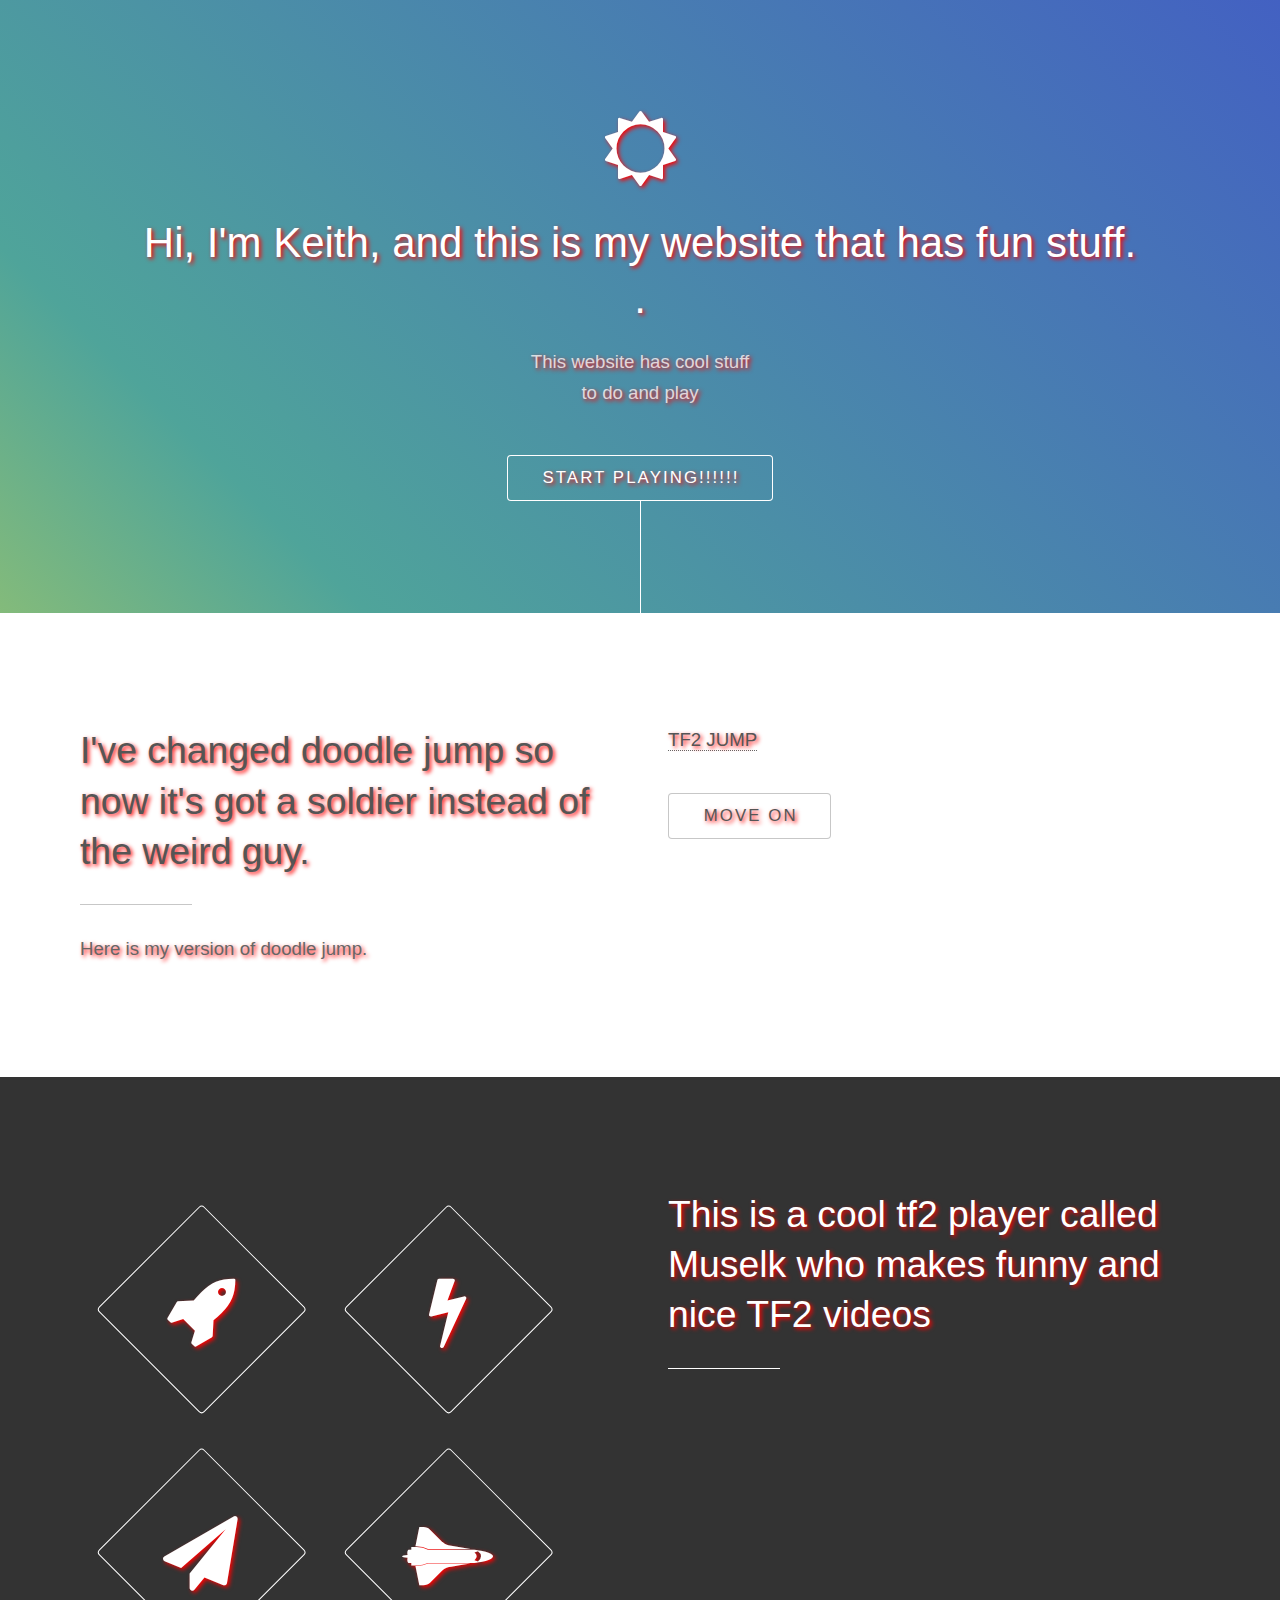
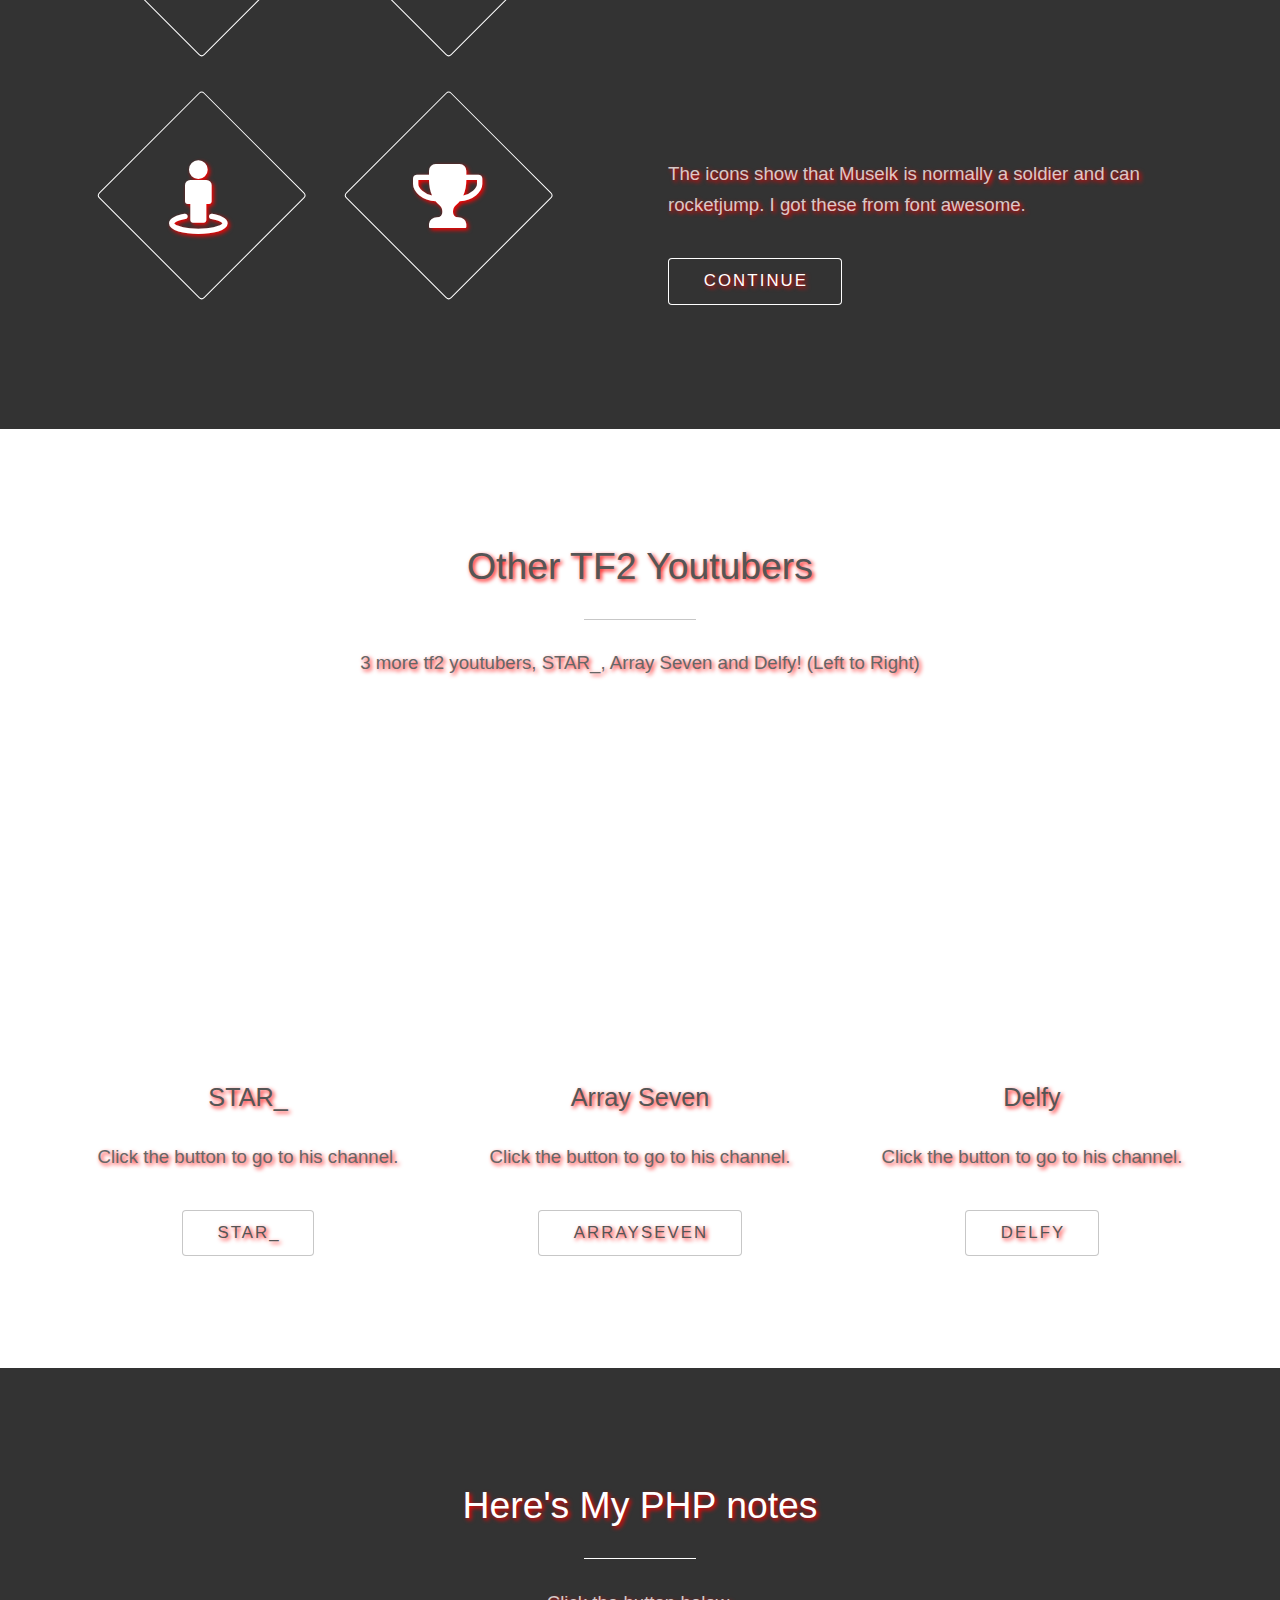
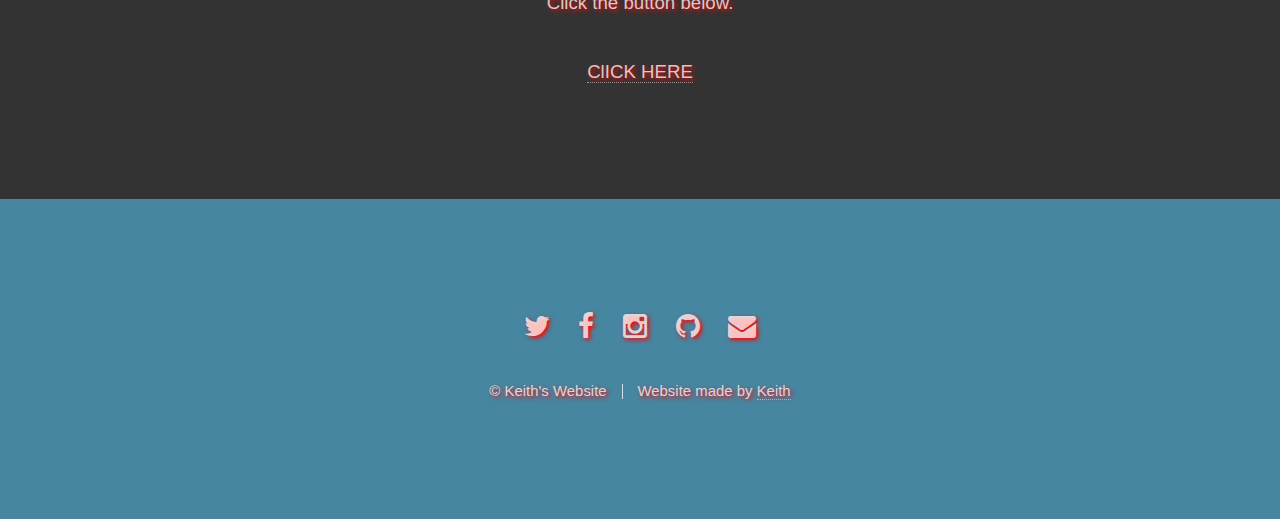
<file: index.html>
<!DOCTYPE HTML>
<!--
	Photon by HTML5 UP
	html5up.net | @n33co
	Free for personal and commercial use under the CCA 3.0 license (html5up.net/license)
-->
<html>
	<head>
		<title>Keith's Awesome Epic Website</title>
		<meta name="description" content="" />
		<meta name="keywords" content="" />
		<!--[if lte IE 8]><script src="css/ie/html5shiv.js"></script><![endif]-->
		<script src="js/jquery.min.js"></script>
		<script src="js/jquery.scrolly.min.js"></script>
		<script src="js/skel.min.js"></script>
		<script src="js/init.js"></script>
		<noscript>
			<link rel="stylesheet" href="css/skel.css" />
			<link rel="stylesheet" href="css/style.css" />
			<link rel="stylesheet" href="css/style-xlarge.css" />
		</noscript>
		<!--[if lte IE 9]><link rel="stylesheet" href="css/ie/v9.css" /><![endif]-->
		<!--[if lte IE 8]><link rel="stylesheet" href="css/ie/v8.css" /><![endif]-->
	</head>
	<body>

		<!-- Header -->
			<section id="header">
				<div class="inner">
					<span class="icon major fa-sun-o"></span>
					<h1>Hi, I'm <strong>Keith</strong>, and this is my website that has fun stuff.<br />

					 <a href="http://html5up.net"></a>.</h1>
					<p>This website has cool stuff<br />
					to do and play</p>
					<ul class="actions">
						<li><a href="#one" class="button scrolly">START PLAYING!!!!!!</a></li>
					</ul>
				</div>
			</section>

		<!-- One -->
			<section id="one" class="main style1">
				<div class="container">
					<div class="row 150%">
						<div class="6u 12u$(medium)">
							<header class="major">
								<h2>I've changed doodle jump so now it's got a soldier instead of the weird guy.</h2>
							</header>
							<p>Here is my version of doodle jump.</p>
						</div>
						<div class="6u$ 12u$(medium) important(medium)">
							<span class="image fit"><a href="website/index.html">  <strong> TF2 JUMP </strong></a>  </span>
							<ul class="actions">
						<li><a href="#two" class="button scrolly">Move on</a></li>
					</ul>
						</div>
					</div>
				</div>
			</section>

		<!-- Two -->
			<section id="two" class="main style2">
				<div class="container">
					<div class="row 150%">
						<div class="6u 12u$(medium)">
							<ul class="major-icons">
								<li><span class="icon style 1 major fa-rocket"></span></li>
								<li><span class="icon style 2 major fa-bolt"></span></li>
								<li><span class="icon style 3 major fa-paper-plane"></span></li>
								<li><span class="icon style 4 major fa-space-shuttle"></span></li>
								<li><span class="icon style 5 major fa-street-view"></span></li>
								<li><span class="icon style 6 major fa-trophy"></span></li>
							</ul>
						</div>
						<div class="6u$ 12u$(medium)">
							<header class="major">
								<h2>This is a cool tf2 player called Muselk who makes funny and nice TF2 videos</h2>
							</header>
							<p><iframe width="560" height="315" src="https://www.youtube.com/embed/4_6UrtRDgEo?list=PLd7B22F6nXosGGc31bP6HUnpRWQgeQU3c" frameborder="0" allowfullscreen></iframe></p>
							<p>The icons show that Muselk is normally a soldier and can rocketjump. I got these from font awesome.</p>

							<ul class="actions">
						<li><a href="#three" class="button scrolly">Continue</a></li>
					</ul>
					
						</div>
					</div>
				</div>
			</section>

		<!-- Three -->
			<section id="three" class="main style1 special">
				<div class="container">
					<header class="major">
						<h2>Other TF2 Youtubers</h2>
					</header>
					<p>3 more tf2 youtubers, STAR_, Array Seven and Delfy! (Left to Right)</p>
					<div class="row 150%">
						<div class="4u 12u$(medium)">
							<span class="image fit"><iframe width="560" height="315" src="https://www.youtube.com/embed/NNqq1R-PsS4" frameborder="0" allowfullscreen></iframe></span>
							<h3>STAR_</h3>
							<p>Click the button to go to his channel.</p>
							<ul class="actions">
								<li><a href="https://www.youtube.com/user/Niichts" class="button">STAR_</a></li>
							</ul>
						</div>
						<div class="4u 12u$(medium)">
							<span class="image fit"><iframe width="560" height="315" src="https://www.youtube.com/embed/m5Ir1n8vX9E" frameborder="0" allowfullscreen></iframe></span>
							<h3>Array Seven</h3>
							<p>Click the button to go to his channel.</p>
							<ul class="actions">
								<li><a href="https://www.youtube.com/user/ArraySeven" class="button">ArraySeven</a></li>
							</ul>
						</div>
						<div class="4u$ 12u$(medium)">
							<span class="image fit"><iframe width="560" height="315" src="https://www.youtube.com/embed/doJmIROYcKw" frameborder="0" allowfullscreen></iframe></span>
							<h3>Delfy</h3>
							<p>Click the button to go to his channel.</p>
							<ul class="actions">
								<li><a href="https://www.youtube.com/user/Delfy123123" class="button">Delfy</a></li>
							</ul>
						</div>
					</div>
				</div>
			</section>

		<!-- Four -->
			<section id="four" class="main style2 special">
				<div class="container">
					<header class="major">
						<h2>Here's My PHP notes</h2>
					</header>
					<p>Click the button below.</p>
					<ul class="actions uniform">
						<li><a href="http://teamfortress2isawesome.github.io/learningphp.html">ClICK HERE</a></li>
					</ul>
				</div>
			</section>

		<!-- Five -->
		<!--
			<section id="five" class="main style1">
				<div class="container">
					<header class="major special">
						<h2>Elements</h2>
					</header>

					<section>
						<h4>Text</h4>
						<p>This is <b>bold</b> and this is <strong>strong</strong>. This is <i>italic</i> and this is <em>emphasized</em>.
						This is <sup>superscript</sup> text and this is <sub>subscript</sub> text.
						This is <u>underlined</u> and this is code: <code>for (;;) { ... }</code>. Finally, <a href="#">this is a link</a>.</p>
						<hr />
						<header>
							<h4>Heading with a Subtitle</h4>
							<p>Lorem ipsum dolor sit amet nullam id egestas urna aliquam</p>
						</header>
						<p>Nunc lacinia ante nunc ac lobortis. Interdum adipiscing gravida odio porttitor sem non mi integer non faucibus ornare mi ut ante amet placerat aliquet. Volutpat eu sed ante lacinia sapien lorem accumsan varius montes viverra nibh in adipiscing blandit tempus accumsan.</p>
						<header>
							<h5>Heading with a Subtitle</h5>
							<p>Lorem ipsum dolor sit amet nullam id egestas urna aliquam</p>
						</header>
						<p>Nunc lacinia ante nunc ac lobortis. Interdum adipiscing gravida odio porttitor sem non mi integer non faucibus ornare mi ut ante amet placerat aliquet. Volutpat eu sed ante lacinia sapien lorem accumsan varius montes viverra nibh in adipiscing blandit tempus accumsan.</p>
						<hr />
						<h2>Heading Level 2</h2>
						<h3>Heading Level 3</h3>
						<h4>Heading Level 4</h4>
						<h5>Heading Level 5</h5>
						<h6>Heading Level 6</h6>
						<hr />
						<h5>Blockquote</h5>
						<blockquote>Fringilla nisl. Donec accumsan interdum nisi, quis tincidunt felis sagittis eget tempus euismod. Vestibulum ante ipsum primis in faucibus vestibulum. Blandit adipiscing eu felis iaculis volutpat ac adipiscing accumsan faucibus. Vestibulum ante ipsum primis in faucibus lorem ipsum dolor sit amet nullam adipiscing eu felis.</blockquote>
						<h5>Preformatted</h5>
						<pre><code>i = 0;

while (!deck.isInOrder()) {
print 'Iteration ' + i;
deck.shuffle();
i++;
}

print 'It took ' + i + ' iterations to sort the deck.';</code></pre>
					</section>

					<section>
						<h4>Lists</h4>
						<div class="row">
							<div class="6u 12u$(medium)">
								<h5>Unordered</h5>
								<ul>
									<li>Dolor pulvinar etiam.</li>
									<li>Sagittis adipiscing.</li>
									<li>Felis enim feugiat.</li>
								</ul>
								<h5>Alternate</h5>
								<ul class="alt">
									<li>Dolor pulvinar etiam.</li>
									<li>Sagittis adipiscing.</li>
									<li>Felis enim feugiat.</li>
								</ul>
							</div>
							<div class="6u$ 12u$(medium)">
								<h5>Ordered</h5>
								<ol>
									<li>Dolor pulvinar etiam.</li>
									<li>Etiam vel felis viverra.</li>
									<li>Felis enim feugiat.</li>
									<li>Dolor pulvinar etiam.</li>
									<li>Etiam vel felis lorem.</li>
									<li>Felis enim et feugiat.</li>
								</ol>
								<h5>Icons</h5>
								<ul class="icons">
									<li><a href="#" class="icon fa-twitter"><span class="label">Twitter</span></a></li>
									<li><a href="#" class="icon fa-facebook"><span class="label">Facebook</span></a></li>
									<li><a href="#" class="icon fa-instagram"><span class="label">Instagram</span></a></li>
									<li><a href="#" class="icon fa-github"><span class="label">Github</span></a></li>
								</ul>
							</div>
						</div>
						<h5>Actions</h5>
						<div class="row">
							<div class="6u 12u$(medium)">
								<ul class="actions">
									<li><a href="#" class="button special">Default</a></li>
									<li><a href="#" class="button">Default</a></li>
								</ul>
								<ul class="actions small">
									<li><a href="#" class="button special small">Small</a></li>
									<li><a href="#" class="button small">Small</a></li>
								</ul>
								<ul class="actions vertical">
									<li><a href="#" class="button special">Default</a></li>
									<li><a href="#" class="button">Default</a></li>
								</ul>
								<ul class="actions vertical small">
									<li><a href="#" class="button special small">Small</a></li>
									<li><a href="#" class="button small">Small</a></li>
								</ul>
							</div>
							<div class="6u 12u$(medium)">
								<ul class="actions vertical">
									<li><a href="#" class="button special fit">Default</a></li>
									<li><a href="#" class="button fit">Default</a></li>
								</ul>
								<ul class="actions vertical small">
									<li><a href="#" class="button special small fit">Small</a></li>
									<li><a href="#" class="button small fit">Small</a></li>
								</ul>
							</div>
						</div>
					</section>

					<section>
						<h4>Table</h4>
						<h5>Default</h5>
						<div class="table-wrapper">
							<table>
								<thead>
									<tr>
										<th>Name</th>
										<th>Description</th>
										<th>Price</th>
									</tr>
								</thead>
								<tbody>
									<tr>
										<td>Item One</td>
										<td>Ante turpis integer aliquet porttitor.</td>
										<td>29.99</td>
									</tr>
									<tr>
										<td>Item Two</td>
										<td>Vis ac commodo adipiscing arcu aliquet.</td>
										<td>19.99</td>
									</tr>
									<tr>
										<td>Item Three</td>
										<td> Morbi faucibus arcu accumsan lorem.</td>
										<td>29.99</td>
									</tr>
									<tr>
										<td>Item Four</td>
										<td>Vitae integer tempus condimentum.</td>
										<td>19.99</td>
									</tr>
									<tr>
										<td>Item Five</td>
										<td>Ante turpis integer aliquet porttitor.</td>
										<td>29.99</td>
									</tr>
								</tbody>
								<tfoot>
									<tr>
										<td colspan="2"></td>
										<td>100.00</td>
									</tr>
								</tfoot>
							</table>
						</div>

						<h5>Alternate</h5>
						<div class="table-wrapper">
							<table class="alt">
								<thead>
									<tr>
										<th>Name</th>
										<th>Description</th>
										<th>Price</th>
									</tr>
								</thead>
								<tbody>
									<tr>
										<td>Item One</td>
										<td>Ante turpis integer aliquet porttitor.</td>
										<td>29.99</td>
									</tr>
									<tr>
										<td>Item Two</td>
										<td>Vis ac commodo adipiscing arcu aliquet.</td>
										<td>19.99</td>
									</tr>
									<tr>
										<td>Item Three</td>
										<td> Morbi faucibus arcu accumsan lorem.</td>
										<td>29.99</td>
									</tr>
									<tr>
										<td>Item Four</td>
										<td>Vitae integer tempus condimentum.</td>
										<td>19.99</td>
									</tr>
									<tr>
										<td>Item Five</td>
										<td>Ante turpis integer aliquet porttitor.</td>
										<td>29.99</td>
									</tr>
								</tbody>
								<tfoot>
									<tr>
										<td colspan="2"></td>
										<td>100.00</td>
									</tr>
								</tfoot>
							</table>
						</div>
					</section>

					<section>
						<h4>Buttons</h4>
						<ul class="actions">
							<li><a href="#" class="button special">Special</a></li>
							<li><a href="#" class="button">Default</a></li>
						</ul>
						<ul class="actions">
							<li><a href="#" class="button big">Big</a></li>
							<li><a href="#" class="button">Default</a></li>
							<li><a href="#" class="button small">Small</a></li>
						</ul>
						<ul class="actions fit">
							<li><a href="#" class="button fit">Fit</a></li>
							<li><a href="#" class="button special fit">Fit</a></li>
							<li><a href="#" class="button fit">Fit</a></li>
						</ul>
						<ul class="actions fit small">
							<li><a href="#" class="button special fit small">Fit + Small</a></li>
							<li><a href="#" class="button fit small">Fit + Small</a></li>
							<li><a href="#" class="button special fit small">Fit + Small</a></li>
						</ul>
						<ul class="actions">
							<li><a href="#" class="button special icon fa-download">Icon</a></li>
							<li><a href="#" class="button icon fa-download">Icon</a></li>
						</ul>
						<ul class="actions">
							<li><span class="button special disabled">Disabled</span></li>
							<li><span class="button disabled">Disabled</span></li>
						</ul>
					</section>

					<section>
						<h4>Form</h4>
						<form method="post" action="#">
							<div class="row uniform 50%">
								<div class="6u 12u$(xsmall)">
									<input type="text" name="demo-name" id="demo-name" value="" placeholder="Name" />
								</div>
								<div class="6u$ 12u$(xsmall)">
									<input type="email" name="demo-email" id="demo-email" value="" placeholder="Email" />
								</div>
								<div class="12u$">
									<div class="select-wrapper">
										<select name="demo-category" id="demo-category">
											<option value="">- Category -</option>
											<option value="1">Manufacturing</option>
											<option value="1">Shipping</option>
											<option value="1">Administration</option>
											<option value="1">Human Resources</option>
										</select>
									</div>
								</div>
								<div class="4u 12u$(small)">
									<input type="radio" id="demo-priority-low" name="demo-priority" checked>
									<label for="demo-priority-low">Low</label>
								</div>
								<div class="4u 12u$(small)">
									<input type="radio" id="demo-priority-normal" name="demo-priority">
									<label for="demo-priority-normal">Normal</label>
								</div>
								<div class="4u$ 12u$(small)">
									<input type="radio" id="demo-priority-high" name="demo-priority">
									<label for="demo-priority-high">High</label>
								</div>
								<div class="6u 12u$(small)">
									<input type="checkbox" id="demo-copy" name="demo-copy">
									<label for="demo-copy">Email me a copy</label>
								</div>
								<div class="6u$ 12u$(small)">
									<input type="checkbox" id="demo-human" name="demo-human" checked>
									<label for="demo-human">Not a robot</label>
								</div>
								<div class="12u$">
									<textarea name="demo-message" id="demo-message" placeholder="Enter your message" rows="6"></textarea>
								</div>
								<div class="12u$">
									<ul class="actions">
										<li><input type="submit" value="Send Message" class="special" /></li>
										<li><input type="reset" value="Reset" /></li>
									</ul>
								</div>
							</div>
						</form>
					</section>

					<section>
						<h4>Image</h4>
						<h5>Fit</h5>
						<div class="box alt">
							<div class="row uniform 50%">
								<div class="12u"><span class="image fit"><img src="images/pic06.jpg" alt="" /></span></div>
								<div class="4u"><span class="image fit"><img src="images/pic02.jpg" alt="" /></span></div>
								<div class="4u"><span class="image fit"><img src="images/pic03.jpg" alt="" /></span></div>
								<div class="4u"><span class="image fit"><img src="images/pic04.jpg" alt="" /></span></div>
								<div class="4u"><span class="image fit"><img src="images/pic03.jpg" alt="" /></span></div>
								<div class="4u"><span class="image fit"><img src="images/pic04.jpg" alt="" /></span></div>
								<div class="4u"><span class="image fit"><img src="images/pic02.jpg" alt="" /></span></div>
								<div class="4u"><span class="image fit"><img src="images/pic04.jpg" alt="" /></span></div>
								<div class="4u"><span class="image fit"><img src="images/pic02.jpg" alt="" /></span></div>
								<div class="4u"><span class="image fit"><img src="images/pic03.jpg" alt="" /></span></div>
							</div>
						</div>
						<h5>Left &amp; Right</h5>
						<p><span class="image left"><img src="images/pic05.jpg" alt="" /></span>Fringilla nisl. Donec accumsan interdum nisi, quis tincidunt felis sagittis eget. tempus euismod. Vestibulum ante ipsum primis in faucibus vestibulum. Blandit adipiscing eu felis iaculis volutpat ac adipiscing accumsan eu faucibus. Integer ac pellentesque praesent tincidunt felis sagittis eget. tempus euismod. Vestibulum ante ipsum primis in faucibus vestibulum. Blandit adipiscing eu felis iaculis volutpat ac adipiscing accumsan eu faucibus. Integer ac pellentesque praesent. Donec accumsan interdum nisi, quis tincidunt felis sagittis eget. tempus euismod. Vestibulum ante ipsum primis in faucibus vestibulum. Blandit adipiscing eu felis iaculis volutpat ac adipiscing accumsan eu faucibus. Integer ac pellentesque praesent tincidunt felis sagittis eget. tempus euismod. Vestibulum ante ipsum primis in faucibus vestibulum. Blandit adipiscing eu felis iaculis volutpat ac adipiscing accumsan eu faucibus. Integer ac pellentesque praesent. Blandit adipiscing eu felis iaculis volutpat ac adipiscing accumsan eu faucibus. Integer ac pellentesque praesent tincidunt felis sagittis eget. tempus euismod. Vestibulum ante ipsum primis in faucibus vestibulum. Blandit adipiscing eu felis iaculis volutpat ac adipiscing accumsan eu faucibus. Integer ac pellentesque praesent.</p>
						<p><span class="image right"><img src="images/pic05.jpg" alt="" /></span>Fringilla nisl. Donec accumsan interdum nisi, quis tincidunt felis sagittis eget. tempus euismod. Vestibulum ante ipsum primis in faucibus vestibulum. Blandit adipiscing eu felis iaculis volutpat ac adipiscing accumsan eu faucibus. Integer ac pellentesque praesent tincidunt felis sagittis eget. tempus euismod. Vestibulum ante ipsum primis in faucibus vestibulum. Blandit adipiscing eu felis iaculis volutpat ac adipiscing accumsan eu faucibus. Integer ac pellentesque praesent. Donec accumsan interdum nisi, quis tincidunt felis sagittis eget. tempus euismod. Vestibulum ante ipsum primis in faucibus vestibulum. Blandit adipiscing eu felis iaculis volutpat ac adipiscing accumsan eu faucibus. Integer ac pellentesque praesent tincidunt felis sagittis eget. tempus euismod. Vestibulum ante ipsum primis in faucibus vestibulum. Blandit adipiscing eu felis iaculis volutpat ac adipiscing accumsan eu faucibus. Integer ac pellentesque praesent. Blandit adipiscing eu felis iaculis volutpat ac adipiscing accumsan eu faucibus. Integer ac pellentesque praesent tincidunt felis sagittis eget. tempus euismod. Vestibulum ante ipsum primis in faucibus vestibulum. Blandit adipiscing eu felis iaculis volutpat ac adipiscing accumsan eu faucibus. Integer ac pellentesque praesent.</p>
					</section>

				</div>
			</section>
		-->

		<!-- Footer -->
			<section id="footer">
				<ul class="icons">
					<li><a href="#" class="icon alt fa-twitter"><span class="label">Twitter</span></a></li>
					<li><a href="#" class="icon alt fa-facebook"><span class="label">Facebook</span></a></li>
					<li><a href="#" class="icon alt fa-instagram"><span class="label">Instagram</span></a></li>
					<li><a href="#" class="icon alt fa-github"><span class="label">GitHub</span></a></li>
					<li><a href="#" class="icon alt fa-envelope"><span class="label">Email</span></a></li>
				</ul>
				<ul class="copyright">
					<li>&copy; Keith's Website</li><li>Website made by <a href="https://www.facebook.com/keith.cheung.98622">Keith</a></li>
				</ul>
			</section>

	</body>
</html>
</file>
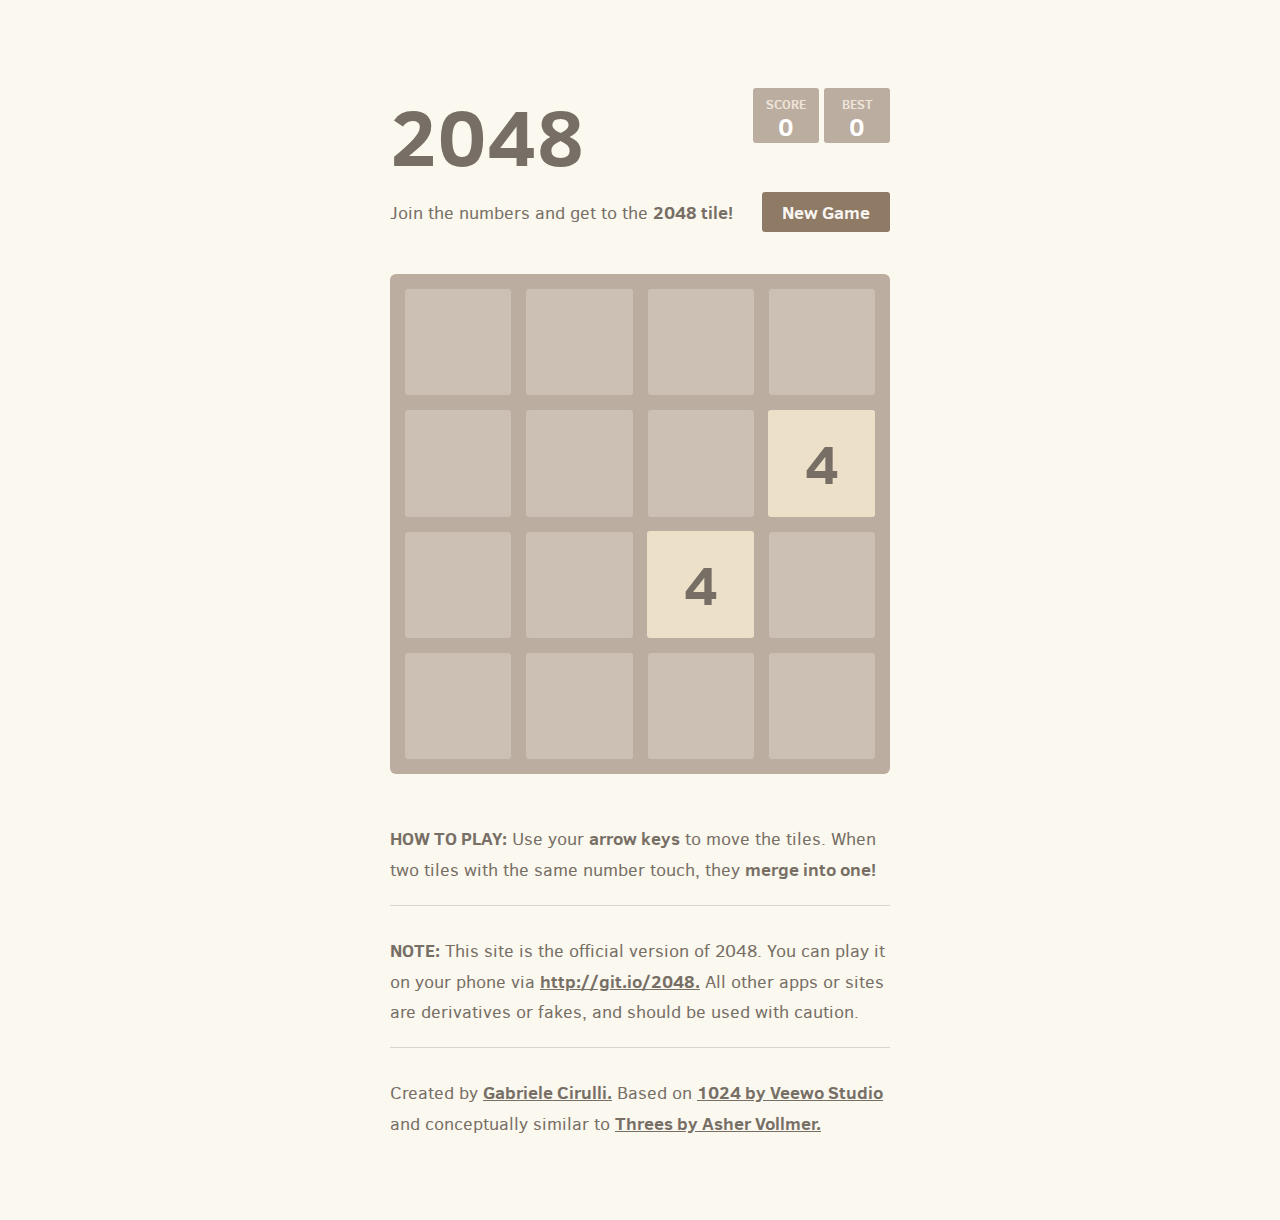
<file: Website/2048-1-master/index.html>
<!DOCTYPE html>
<html>
<head>
  <meta charset="utf-8">
  <title>2048</title>

  <link href="style/main.css" rel="stylesheet" type="text/css">
  <link rel="shortcut icon" href="favicon.ico">
  <link rel="apple-touch-icon" href="meta/apple-touch-icon.png">
  <link rel="apple-touch-startup-image" href="meta/apple-touch-startup-image-640x1096.png" media="(device-width: 320px) and (device-height: 568px) and (-webkit-device-pixel-ratio: 2)"> <!-- iPhone 5+ -->
  <link rel="apple-touch-startup-image" href="meta/apple-touch-startup-image-640x920.png"  media="(device-width: 320px) and (device-height: 480px) and (-webkit-device-pixel-ratio: 2)"> <!-- iPhone, retina -->
  <meta name="apple-mobile-web-app-capable" content="yes">
  <meta name="apple-mobile-web-app-status-bar-style" content="black">

  <meta name="HandheldFriendly" content="True">
  <meta name="MobileOptimized" content="320">
  <meta name="viewport" content="width=device-width, target-densitydpi=160dpi, initial-scale=1.0, maximum-scale=1, user-scalable=no, minimal-ui">
</head>
<body>
  <div class="container">
    <div class="heading">
      <h1 class="title">2048</h1>
      <div class="scores-container">
        <div class="score-container">0</div>
        <div class="best-container">0</div>
      </div>
    </div>

    <div class="above-game">
      <p class="game-intro">Join the numbers and get to the <strong>2048 tile!</strong></p>
      <a class="restart-button">New Game</a>
    </div>

    <div class="game-container">
      <div class="game-message">
        <p></p>
        <div class="lower">
	        <a class="keep-playing-button">Keep going</a>
          <a class="retry-button">Try again</a>
        </div>
      </div>

      <div class="grid-container">
        <div class="grid-row">
          <div class="grid-cell"></div>
          <div class="grid-cell"></div>
          <div class="grid-cell"></div>
          <div class="grid-cell"></div>
        </div>
        <div class="grid-row">
          <div class="grid-cell"></div>
          <div class="grid-cell"></div>
          <div class="grid-cell"></div>
          <div class="grid-cell"></div>
        </div>
        <div class="grid-row">
          <div class="grid-cell"></div>
          <div class="grid-cell"></div>
          <div class="grid-cell"></div>
          <div class="grid-cell"></div>
        </div>
        <div class="grid-row">
          <div class="grid-cell"></div>
          <div class="grid-cell"></div>
          <div class="grid-cell"></div>
          <div class="grid-cell"></div>
        </div>
      </div>

      <div class="tile-container">

      </div>
    </div>

    <p class="game-explanation">
      <strong class="important">How to play:</strong> Use your <strong>arrow keys</strong> to move the tiles. When two tiles with the same number touch, they <strong>merge into one!</strong>
    </p>
    <hr>
    <p>
    <strong class="important">Note:</strong> This site is the official version of 2048. You can play it on your phone via <a href="http://git.io/2048">http://git.io/2048.</a> All other apps or sites are derivatives or fakes, and should be used with caution.
    </p>
    <hr>
    <p>
    Created by <a href="http://gabrielecirulli.com" target="_blank">Gabriele Cirulli.</a> Based on <a href="https://itunes.apple.com/us/app/1024!/id823499224" target="_blank">1024 by Veewo Studio</a> and conceptually similar to <a href="http://asherv.com/threes/" target="_blank">Threes by Asher Vollmer.</a>
    </p>
  </div>

  <script src="js/bind_polyfill.js"></script>
  <script src="js/classlist_polyfill.js"></script>
  <script src="js/animframe_polyfill.js"></script>
  <script src="js/keyboard_input_manager.js"></script>
  <script src="js/html_actuator.js"></script>
  <script src="js/grid.js"></script>
  <script src="js/tile.js"></script>
  <script src="js/local_storage_manager.js"></script>
  <script src="js/game_manager.js"></script>
  <script src="js/application.js"></script>
</body>
</html>
</file>
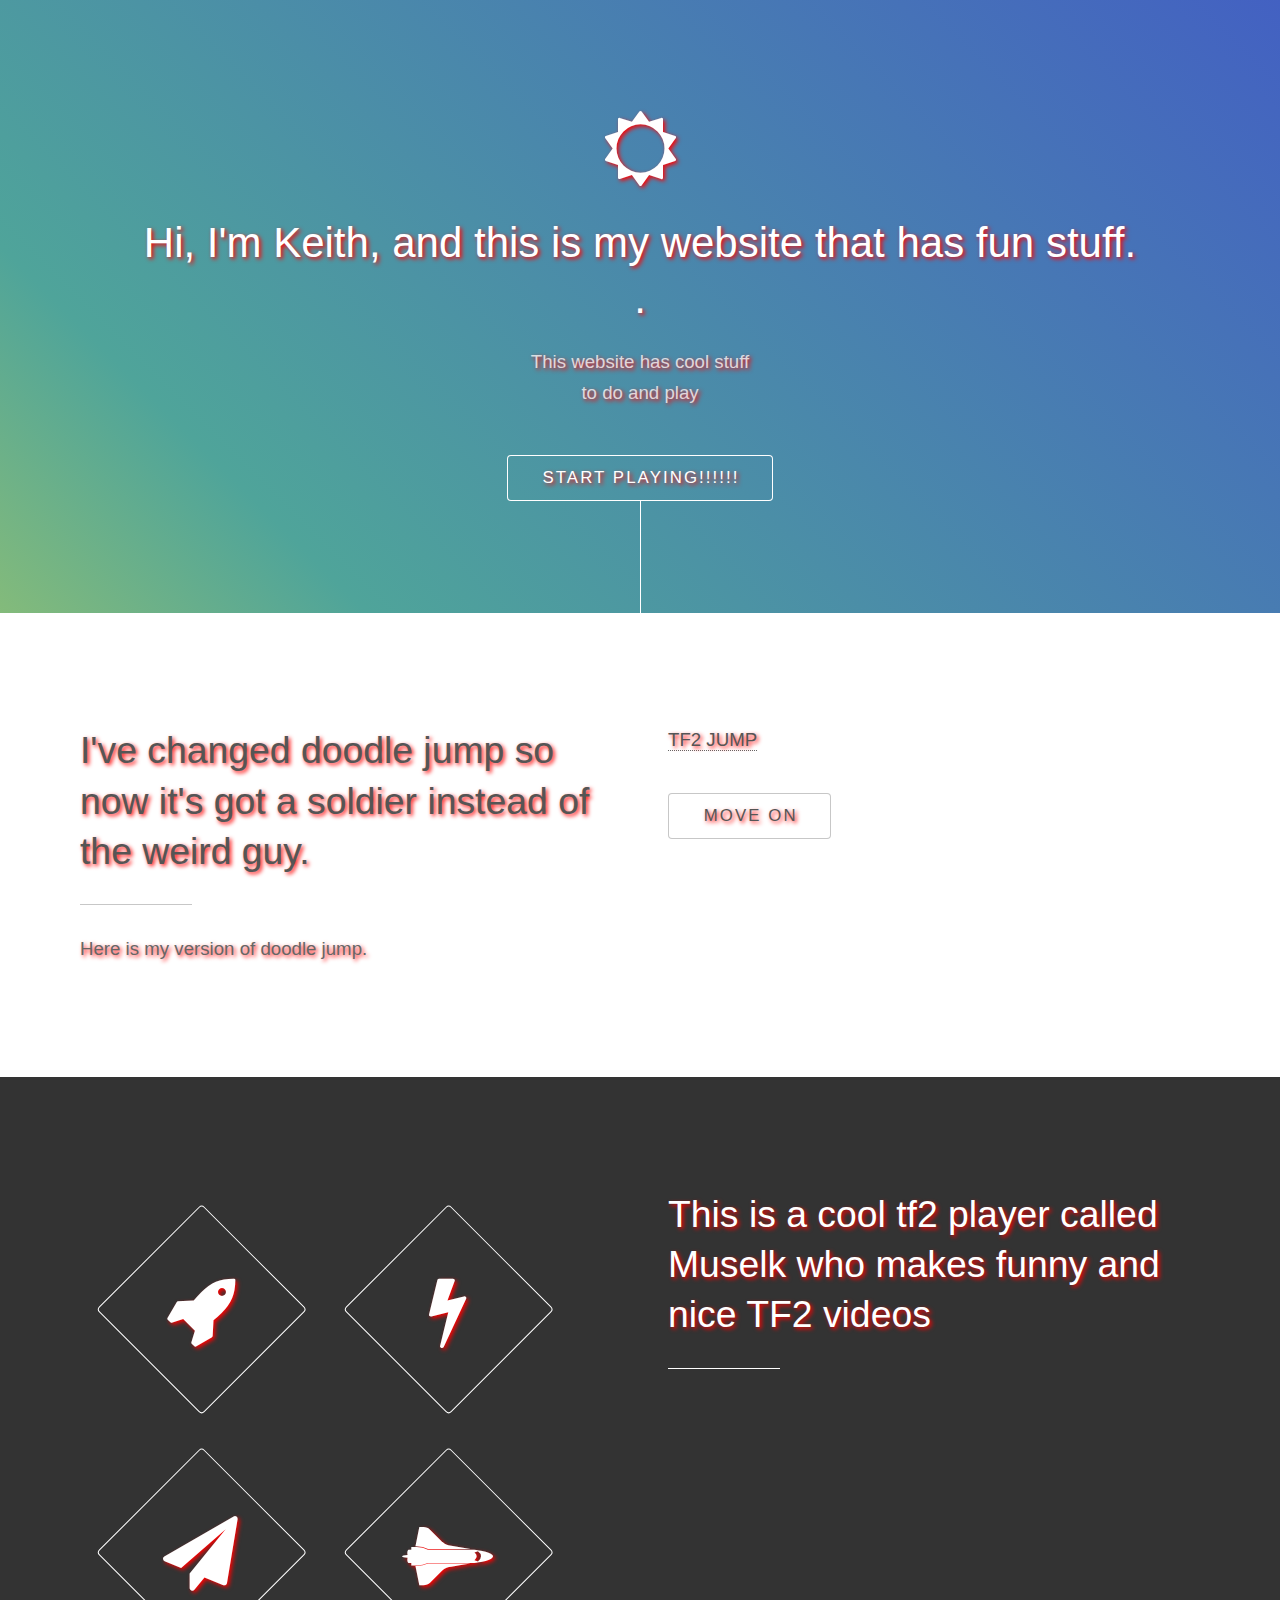
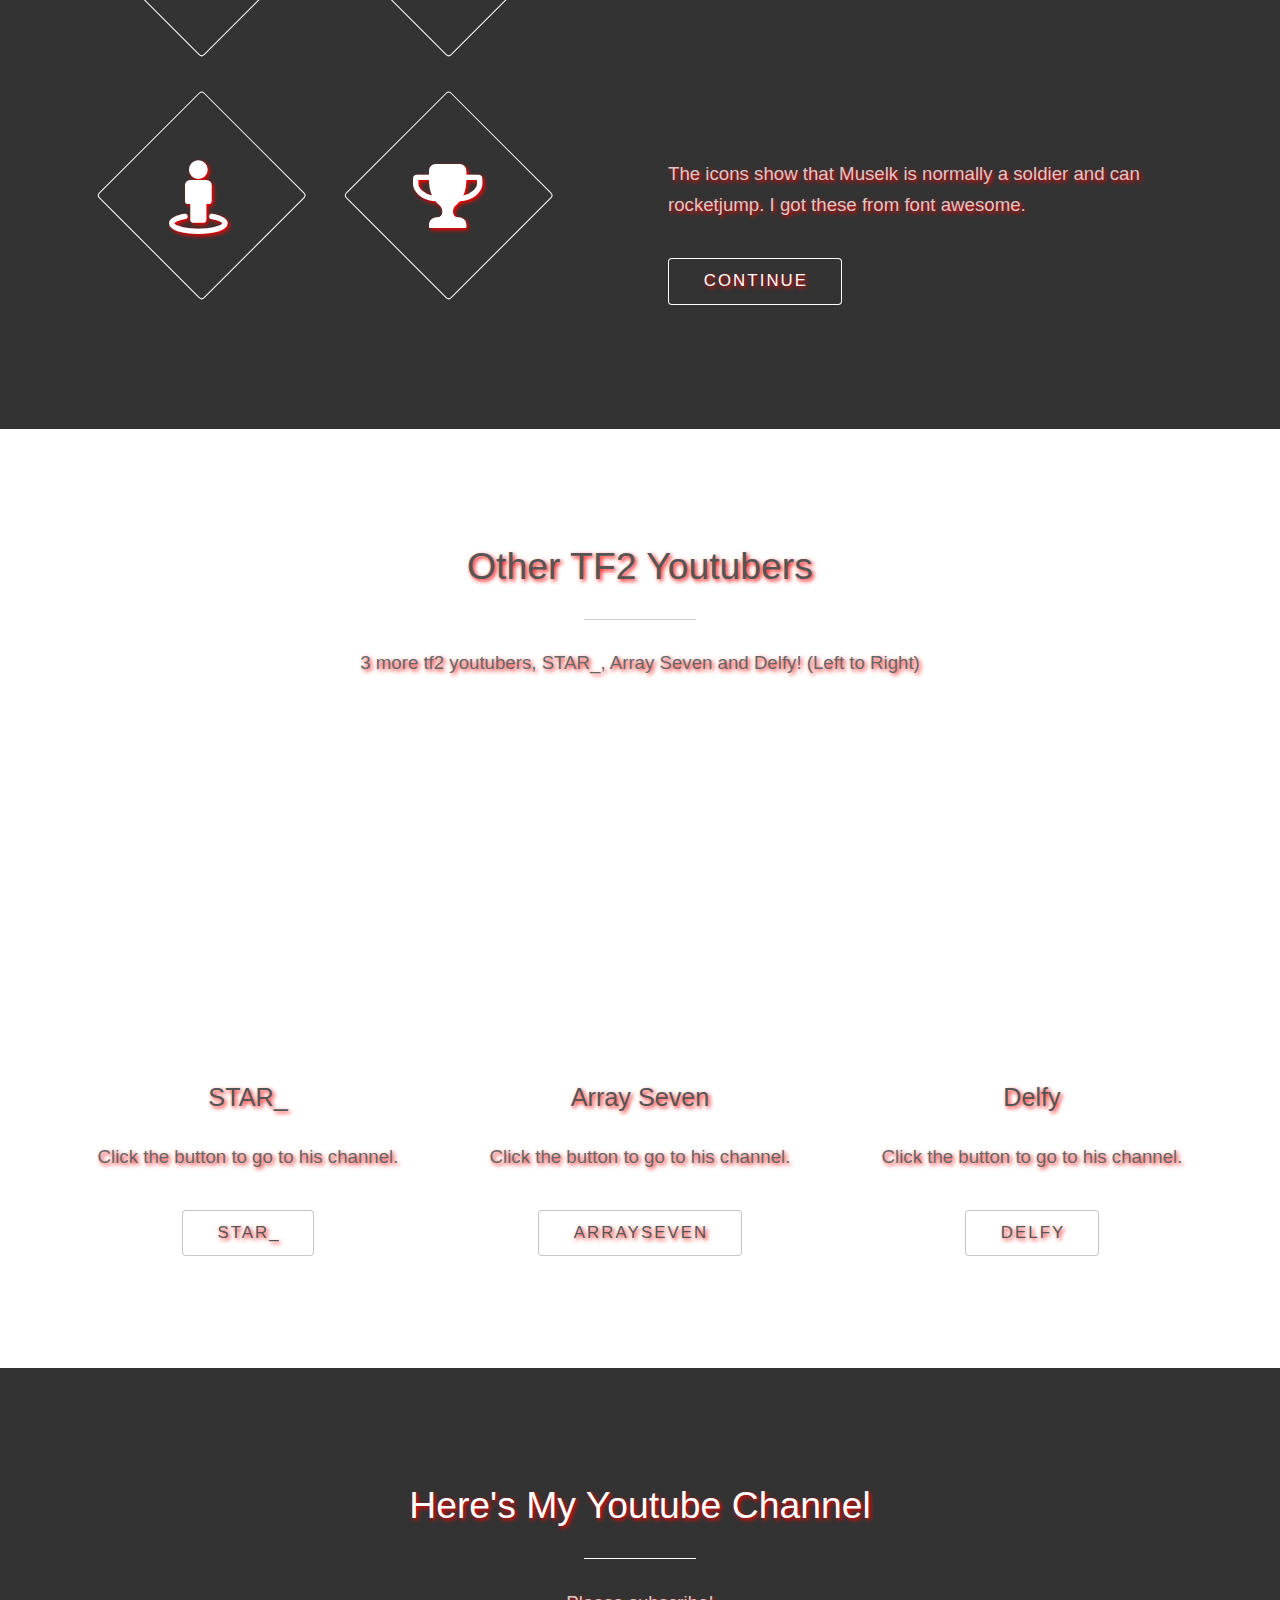
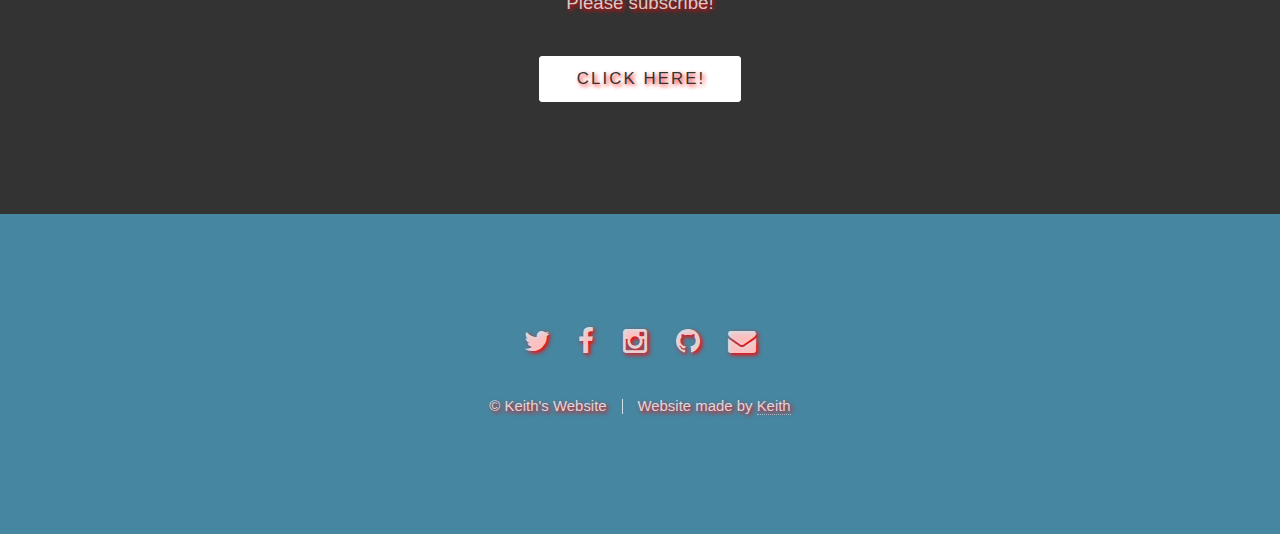
<file: Learning PHP.html>
<!DOCTYPE HTML>
<!--
	Photon by HTML5 UP
	html5up.net | @n33co
	Free for personal and commercial use under the CCA 3.0 license (html5up.net/license)
-->
<html>
	<head>
		<title>Keith's Awesome Epic Website</title>
		<meta name="description" content="" />
		<meta name="keywords" content="" />
		<!--[if lte IE 8]><script src="css/ie/html5shiv.js"></script><![endif]-->
		<script src="js/jquery.min.js"></script>
		<script src="js/jquery.scrolly.min.js"></script>
		<script src="js/skel.min.js"></script>
		<script src="js/init.js"></script>
		<noscript>
			<link rel="stylesheet" href="css/skel.css" />
			<link rel="stylesheet" href="css/style.css" />
			<link rel="stylesheet" href="css/style-xlarge.css" />
		</noscript>
		<!--[if lte IE 9]><link rel="stylesheet" href="css/ie/v9.css" /><![endif]-->
		<!--[if lte IE 8]><link rel="stylesheet" href="css/ie/v8.css" /><![endif]-->
	</head>
	<body>

		<!-- Header -->
			<section id="header">
				<div class="inner">
					<span class="icon major fa-sun-o"></span>
					<h1>Hi, I'm <strong>Keith</strong>, and this is my website that has fun stuff.<br />

					 <a href="http://html5up.net"></a>.</h1>
					<p>This website has cool stuff<br />
					to do and play</p>
					<ul class="actions">
						<li><a href="#one" class="button scrolly">START PLAYING!!!!!!</a></li>
					</ul>
				</div>
			</section>

		<!-- One -->
			<section id="one" class="main style1">
				<div class="container">
					<div class="row 150%">
						<div class="6u 12u$(medium)">
							<header class="major">
								<h2>I've changed doodle jump so now it's got a soldier instead of the weird guy.</h2>
							</header>
							<p>Here is my version of doodle jump.</p>
						</div>
						<div class="6u$ 12u$(medium) important(medium)">
							<span class="image fit"><a href="website/index.html">  <strong> TF2 JUMP </strong></a>  </span>
							<ul class="actions">
						<li><a href="#three" class="button scrolly">Move on</a></li>
					</ul>
						</div>
					</div>
				</div>
			</section>

		<!-- Two -->
			<section id="two" class="main style2">
				<div class="container">
					<div class="row 150%">
						<div class="6u 12u$(medium)">
							<ul class="major-icons">
								<li><span class="icon style 1 major fa-rocket"></span></li>
								<li><span class="icon style 2 major fa-bolt"></span></li>
								<li><span class="icon style 3 major fa-paper-plane"></span></li>
								<li><span class="icon style 4 major fa-space-shuttle"></span></li>
								<li><span class="icon style 5 major fa-street-view"></span></li>
								<li><span class="icon style 6 major fa-trophy"></span></li>
							</ul>
						</div>
						<div class="6u$ 12u$(medium)">
							<header class="major">
								<h2>This is a cool tf2 player called Muselk who makes funny and nice TF2 videos</h2>
							</header>
							<p><iframe width="560" height="315" src="https://www.youtube.com/embed/4_6UrtRDgEo?list=PLd7B22F6nXosGGc31bP6HUnpRWQgeQU3c" frameborder="0" allowfullscreen></iframe></p>
							<p>The icons show that Muselk is normally a soldier and can rocketjump. I got these from font awesome.</p>

							<ul class="actions">
						<li><a href="#three" class="button scrolly">Continue</a></li>
					</ul>
					
						</div>
					</div>
				</div>
			</section>

		<!-- Three -->
			<section id="three" class="main style1 special">
				<div class="container">
					<header class="major">
						<h2>Other TF2 Youtubers</h2>
					</header>
					<p>3 more tf2 youtubers, STAR_, Array Seven and Delfy! (Left to Right)</p>
					<div class="row 150%">
						<div class="4u 12u$(medium)">
							<span class="image fit"><iframe width="560" height="315" src="https://www.youtube.com/embed/NNqq1R-PsS4" frameborder="0" allowfullscreen></iframe></span>
							<h3>STAR_</h3>
							<p>Click the button to go to his channel.</p>
							<ul class="actions">
								<li><a href="https://www.youtube.com/user/Niichts" class="button">STAR_</a></li>
							</ul>
						</div>
						<div class="4u 12u$(medium)">
							<span class="image fit"><iframe width="560" height="315" src="https://www.youtube.com/embed/m5Ir1n8vX9E" frameborder="0" allowfullscreen></iframe></span>
							<h3>Array Seven</h3>
							<p>Click the button to go to his channel.</p>
							<ul class="actions">
								<li><a href="https://www.youtube.com/user/ArraySeven" class="button">ArraySeven</a></li>
							</ul>
						</div>
						<div class="4u$ 12u$(medium)">
							<span class="image fit"><iframe width="560" height="315" src="https://www.youtube.com/embed/doJmIROYcKw" frameborder="0" allowfullscreen></iframe></span>
							<h3>Delfy</h3>
							<p>Click the button to go to his channel.</p>
							<ul class="actions">
								<li><a href="https://www.youtube.com/user/Delfy123123" class="button">Delfy</a></li>
							</ul>
						</div>
					</div>
				</div>
			</section>

		<!-- Four -->
			<section id="four" class="main style2 special">
				<div class="container">
					<header class="major">
						<h2>Here's My Youtube Channel</h2>
					</header>
					<p>Please subscribe!</p>
					<ul class="actions uniform">
						<li><a href="https://www.youtube.com/channel/UCIm96v26roRG8h1MCn1gxWw" class="button special">Click here!</a></li>
					</ul>
				</div>
			</section>

		<!-- Five -->
		<!--
			<section id="five" class="main style1">
				<div class="container">
					<header class="major special">
						<h2>Elements</h2>
					</header>

					<section>
						<h4>Text</h4>
						<p>This is <b>bold</b> and this is <strong>strong</strong>. This is <i>italic</i> and this is <em>emphasized</em>.
						This is <sup>superscript</sup> text and this is <sub>subscript</sub> text.
						This is <u>underlined</u> and this is code: <code>for (;;) { ... }</code>. Finally, <a href="#">this is a link</a>.</p>
						<hr />
						<header>
							<h4>Heading with a Subtitle</h4>
							<p>Lorem ipsum dolor sit amet nullam id egestas urna aliquam</p>
						</header>
						<p>Nunc lacinia ante nunc ac lobortis. Interdum adipiscing gravida odio porttitor sem non mi integer non faucibus ornare mi ut ante amet placerat aliquet. Volutpat eu sed ante lacinia sapien lorem accumsan varius montes viverra nibh in adipiscing blandit tempus accumsan.</p>
						<header>
							<h5>Heading with a Subtitle</h5>
							<p>Lorem ipsum dolor sit amet nullam id egestas urna aliquam</p>
						</header>
						<p>Nunc lacinia ante nunc ac lobortis. Interdum adipiscing gravida odio porttitor sem non mi integer non faucibus ornare mi ut ante amet placerat aliquet. Volutpat eu sed ante lacinia sapien lorem accumsan varius montes viverra nibh in adipiscing blandit tempus accumsan.</p>
						<hr />
						<h2>Heading Level 2</h2>
						<h3>Heading Level 3</h3>
						<h4>Heading Level 4</h4>
						<h5>Heading Level 5</h5>
						<h6>Heading Level 6</h6>
						<hr />
						<h5>Blockquote</h5>
						<blockquote>Fringilla nisl. Donec accumsan interdum nisi, quis tincidunt felis sagittis eget tempus euismod. Vestibulum ante ipsum primis in faucibus vestibulum. Blandit adipiscing eu felis iaculis volutpat ac adipiscing accumsan faucibus. Vestibulum ante ipsum primis in faucibus lorem ipsum dolor sit amet nullam adipiscing eu felis.</blockquote>
						<h5>Preformatted</h5>
						<pre><code>i = 0;

while (!deck.isInOrder()) {
print 'Iteration ' + i;
deck.shuffle();
i++;
}

print 'It took ' + i + ' iterations to sort the deck.';</code></pre>
					</section>

					<section>
						<h4>Lists</h4>
						<div class="row">
							<div class="6u 12u$(medium)">
								<h5>Unordered</h5>
								<ul>
									<li>Dolor pulvinar etiam.</li>
									<li>Sagittis adipiscing.</li>
									<li>Felis enim feugiat.</li>
								</ul>
								<h5>Alternate</h5>
								<ul class="alt">
									<li>Dolor pulvinar etiam.</li>
									<li>Sagittis adipiscing.</li>
									<li>Felis enim feugiat.</li>
								</ul>
							</div>
							<div class="6u$ 12u$(medium)">
								<h5>Ordered</h5>
								<ol>
									<li>Dolor pulvinar etiam.</li>
									<li>Etiam vel felis viverra.</li>
									<li>Felis enim feugiat.</li>
									<li>Dolor pulvinar etiam.</li>
									<li>Etiam vel felis lorem.</li>
									<li>Felis enim et feugiat.</li>
								</ol>
								<h5>Icons</h5>
								<ul class="icons">
									<li><a href="#" class="icon fa-twitter"><span class="label">Twitter</span></a></li>
									<li><a href="#" class="icon fa-facebook"><span class="label">Facebook</span></a></li>
									<li><a href="#" class="icon fa-instagram"><span class="label">Instagram</span></a></li>
									<li><a href="#" class="icon fa-github"><span class="label">Github</span></a></li>
								</ul>
							</div>
						</div>
						<h5>Actions</h5>
						<div class="row">
							<div class="6u 12u$(medium)">
								<ul class="actions">
									<li><a href="#" class="button special">Default</a></li>
									<li><a href="#" class="button">Default</a></li>
								</ul>
								<ul class="actions small">
									<li><a href="#" class="button special small">Small</a></li>
									<li><a href="#" class="button small">Small</a></li>
								</ul>
								<ul class="actions vertical">
									<li><a href="#" class="button special">Default</a></li>
									<li><a href="#" class="button">Default</a></li>
								</ul>
								<ul class="actions vertical small">
									<li><a href="#" class="button special small">Small</a></li>
									<li><a href="#" class="button small">Small</a></li>
								</ul>
							</div>
							<div class="6u 12u$(medium)">
								<ul class="actions vertical">
									<li><a href="#" class="button special fit">Default</a></li>
									<li><a href="#" class="button fit">Default</a></li>
								</ul>
								<ul class="actions vertical small">
									<li><a href="#" class="button special small fit">Small</a></li>
									<li><a href="#" class="button small fit">Small</a></li>
								</ul>
							</div>
						</div>
					</section>

					<section>
						<h4>Table</h4>
						<h5>Default</h5>
						<div class="table-wrapper">
							<table>
								<thead>
									<tr>
										<th>Name</th>
										<th>Description</th>
										<th>Price</th>
									</tr>
								</thead>
								<tbody>
									<tr>
										<td>Item One</td>
										<td>Ante turpis integer aliquet porttitor.</td>
										<td>29.99</td>
									</tr>
									<tr>
										<td>Item Two</td>
										<td>Vis ac commodo adipiscing arcu aliquet.</td>
										<td>19.99</td>
									</tr>
									<tr>
										<td>Item Three</td>
										<td> Morbi faucibus arcu accumsan lorem.</td>
										<td>29.99</td>
									</tr>
									<tr>
										<td>Item Four</td>
										<td>Vitae integer tempus condimentum.</td>
										<td>19.99</td>
									</tr>
									<tr>
										<td>Item Five</td>
										<td>Ante turpis integer aliquet porttitor.</td>
										<td>29.99</td>
									</tr>
								</tbody>
								<tfoot>
									<tr>
										<td colspan="2"></td>
										<td>100.00</td>
									</tr>
								</tfoot>
							</table>
						</div>

						<h5>Alternate</h5>
						<div class="table-wrapper">
							<table class="alt">
								<thead>
									<tr>
										<th>Name</th>
										<th>Description</th>
										<th>Price</th>
									</tr>
								</thead>
								<tbody>
									<tr>
										<td>Item One</td>
										<td>Ante turpis integer aliquet porttitor.</td>
										<td>29.99</td>
									</tr>
									<tr>
										<td>Item Two</td>
										<td>Vis ac commodo adipiscing arcu aliquet.</td>
										<td>19.99</td>
									</tr>
									<tr>
										<td>Item Three</td>
										<td> Morbi faucibus arcu accumsan lorem.</td>
										<td>29.99</td>
									</tr>
									<tr>
										<td>Item Four</td>
										<td>Vitae integer tempus condimentum.</td>
										<td>19.99</td>
									</tr>
									<tr>
										<td>Item Five</td>
										<td>Ante turpis integer aliquet porttitor.</td>
										<td>29.99</td>
									</tr>
								</tbody>
								<tfoot>
									<tr>
										<td colspan="2"></td>
										<td>100.00</td>
									</tr>
								</tfoot>
							</table>
						</div>
					</section>

					<section>
						<h4>Buttons</h4>
						<ul class="actions">
							<li><a href="#" class="button special">Special</a></li>
							<li><a href="#" class="button">Default</a></li>
						</ul>
						<ul class="actions">
							<li><a href="#" class="button big">Big</a></li>
							<li><a href="#" class="button">Default</a></li>
							<li><a href="#" class="button small">Small</a></li>
						</ul>
						<ul class="actions fit">
							<li><a href="#" class="button fit">Fit</a></li>
							<li><a href="#" class="button special fit">Fit</a></li>
							<li><a href="#" class="button fit">Fit</a></li>
						</ul>
						<ul class="actions fit small">
							<li><a href="#" class="button special fit small">Fit + Small</a></li>
							<li><a href="#" class="button fit small">Fit + Small</a></li>
							<li><a href="#" class="button special fit small">Fit + Small</a></li>
						</ul>
						<ul class="actions">
							<li><a href="#" class="button special icon fa-download">Icon</a></li>
							<li><a href="#" class="button icon fa-download">Icon</a></li>
						</ul>
						<ul class="actions">
							<li><span class="button special disabled">Disabled</span></li>
							<li><span class="button disabled">Disabled</span></li>
						</ul>
					</section>

					<section>
						<h4>Form</h4>
						<form method="post" action="#">
							<div class="row uniform 50%">
								<div class="6u 12u$(xsmall)">
									<input type="text" name="demo-name" id="demo-name" value="" placeholder="Name" />
								</div>
								<div class="6u$ 12u$(xsmall)">
									<input type="email" name="demo-email" id="demo-email" value="" placeholder="Email" />
								</div>
								<div class="12u$">
									<div class="select-wrapper">
										<select name="demo-category" id="demo-category">
											<option value="">- Category -</option>
											<option value="1">Manufacturing</option>
											<option value="1">Shipping</option>
											<option value="1">Administration</option>
											<option value="1">Human Resources</option>
										</select>
									</div>
								</div>
								<div class="4u 12u$(small)">
									<input type="radio" id="demo-priority-low" name="demo-priority" checked>
									<label for="demo-priority-low">Low</label>
								</div>
								<div class="4u 12u$(small)">
									<input type="radio" id="demo-priority-normal" name="demo-priority">
									<label for="demo-priority-normal">Normal</label>
								</div>
								<div class="4u$ 12u$(small)">
									<input type="radio" id="demo-priority-high" name="demo-priority">
									<label for="demo-priority-high">High</label>
								</div>
								<div class="6u 12u$(small)">
									<input type="checkbox" id="demo-copy" name="demo-copy">
									<label for="demo-copy">Email me a copy</label>
								</div>
								<div class="6u$ 12u$(small)">
									<input type="checkbox" id="demo-human" name="demo-human" checked>
									<label for="demo-human">Not a robot</label>
								</div>
								<div class="12u$">
									<textarea name="demo-message" id="demo-message" placeholder="Enter your message" rows="6"></textarea>
								</div>
								<div class="12u$">
									<ul class="actions">
										<li><input type="submit" value="Send Message" class="special" /></li>
										<li><input type="reset" value="Reset" /></li>
									</ul>
								</div>
							</div>
						</form>
					</section>

					<section>
						<h4>Image</h4>
						<h5>Fit</h5>
						<div class="box alt">
							<div class="row uniform 50%">
								<div class="12u"><span class="image fit"><img src="images/pic06.jpg" alt="" /></span></div>
								<div class="4u"><span class="image fit"><img src="images/pic02.jpg" alt="" /></span></div>
								<div class="4u"><span class="image fit"><img src="images/pic03.jpg" alt="" /></span></div>
								<div class="4u"><span class="image fit"><img src="images/pic04.jpg" alt="" /></span></div>
								<div class="4u"><span class="image fit"><img src="images/pic03.jpg" alt="" /></span></div>
								<div class="4u"><span class="image fit"><img src="images/pic04.jpg" alt="" /></span></div>
								<div class="4u"><span class="image fit"><img src="images/pic02.jpg" alt="" /></span></div>
								<div class="4u"><span class="image fit"><img src="images/pic04.jpg" alt="" /></span></div>
								<div class="4u"><span class="image fit"><img src="images/pic02.jpg" alt="" /></span></div>
								<div class="4u"><span class="image fit"><img src="images/pic03.jpg" alt="" /></span></div>
							</div>
						</div>
						<h5>Left &amp; Right</h5>
						<p><span class="image left"><img src="images/pic05.jpg" alt="" /></span>Fringilla nisl. Donec accumsan interdum nisi, quis tincidunt felis sagittis eget. tempus euismod. Vestibulum ante ipsum primis in faucibus vestibulum. Blandit adipiscing eu felis iaculis volutpat ac adipiscing accumsan eu faucibus. Integer ac pellentesque praesent tincidunt felis sagittis eget. tempus euismod. Vestibulum ante ipsum primis in faucibus vestibulum. Blandit adipiscing eu felis iaculis volutpat ac adipiscing accumsan eu faucibus. Integer ac pellentesque praesent. Donec accumsan interdum nisi, quis tincidunt felis sagittis eget. tempus euismod. Vestibulum ante ipsum primis in faucibus vestibulum. Blandit adipiscing eu felis iaculis volutpat ac adipiscing accumsan eu faucibus. Integer ac pellentesque praesent tincidunt felis sagittis eget. tempus euismod. Vestibulum ante ipsum primis in faucibus vestibulum. Blandit adipiscing eu felis iaculis volutpat ac adipiscing accumsan eu faucibus. Integer ac pellentesque praesent. Blandit adipiscing eu felis iaculis volutpat ac adipiscing accumsan eu faucibus. Integer ac pellentesque praesent tincidunt felis sagittis eget. tempus euismod. Vestibulum ante ipsum primis in faucibus vestibulum. Blandit adipiscing eu felis iaculis volutpat ac adipiscing accumsan eu faucibus. Integer ac pellentesque praesent.</p>
						<p><span class="image right"><img src="images/pic05.jpg" alt="" /></span>Fringilla nisl. Donec accumsan interdum nisi, quis tincidunt felis sagittis eget. tempus euismod. Vestibulum ante ipsum primis in faucibus vestibulum. Blandit adipiscing eu felis iaculis volutpat ac adipiscing accumsan eu faucibus. Integer ac pellentesque praesent tincidunt felis sagittis eget. tempus euismod. Vestibulum ante ipsum primis in faucibus vestibulum. Blandit adipiscing eu felis iaculis volutpat ac adipiscing accumsan eu faucibus. Integer ac pellentesque praesent. Donec accumsan interdum nisi, quis tincidunt felis sagittis eget. tempus euismod. Vestibulum ante ipsum primis in faucibus vestibulum. Blandit adipiscing eu felis iaculis volutpat ac adipiscing accumsan eu faucibus. Integer ac pellentesque praesent tincidunt felis sagittis eget. tempus euismod. Vestibulum ante ipsum primis in faucibus vestibulum. Blandit adipiscing eu felis iaculis volutpat ac adipiscing accumsan eu faucibus. Integer ac pellentesque praesent. Blandit adipiscing eu felis iaculis volutpat ac adipiscing accumsan eu faucibus. Integer ac pellentesque praesent tincidunt felis sagittis eget. tempus euismod. Vestibulum ante ipsum primis in faucibus vestibulum. Blandit adipiscing eu felis iaculis volutpat ac adipiscing accumsan eu faucibus. Integer ac pellentesque praesent.</p>
					</section>

				</div>
			</section>
		-->

		<!-- Footer -->
			<section id="footer">
				<ul class="icons">
					<li><a href="#" class="icon alt fa-twitter"><span class="label">Twitter</span></a></li>
					<li><a href="#" class="icon alt fa-facebook"><span class="label">Facebook</span></a></li>
					<li><a href="#" class="icon alt fa-instagram"><span class="label">Instagram</span></a></li>
					<li><a href="#" class="icon alt fa-github"><span class="label">GitHub</span></a></li>
					<li><a href="#" class="icon alt fa-envelope"><span class="label">Email</span></a></li>
				</ul>
				<ul class="copyright">
					<li>&copy; Keith's Website</li><li>Website made by <a href="https://www.facebook.com/keith.cheung.98622">Keith</a></li>
				</ul>
			</section>

	</body>
</html>
</file>
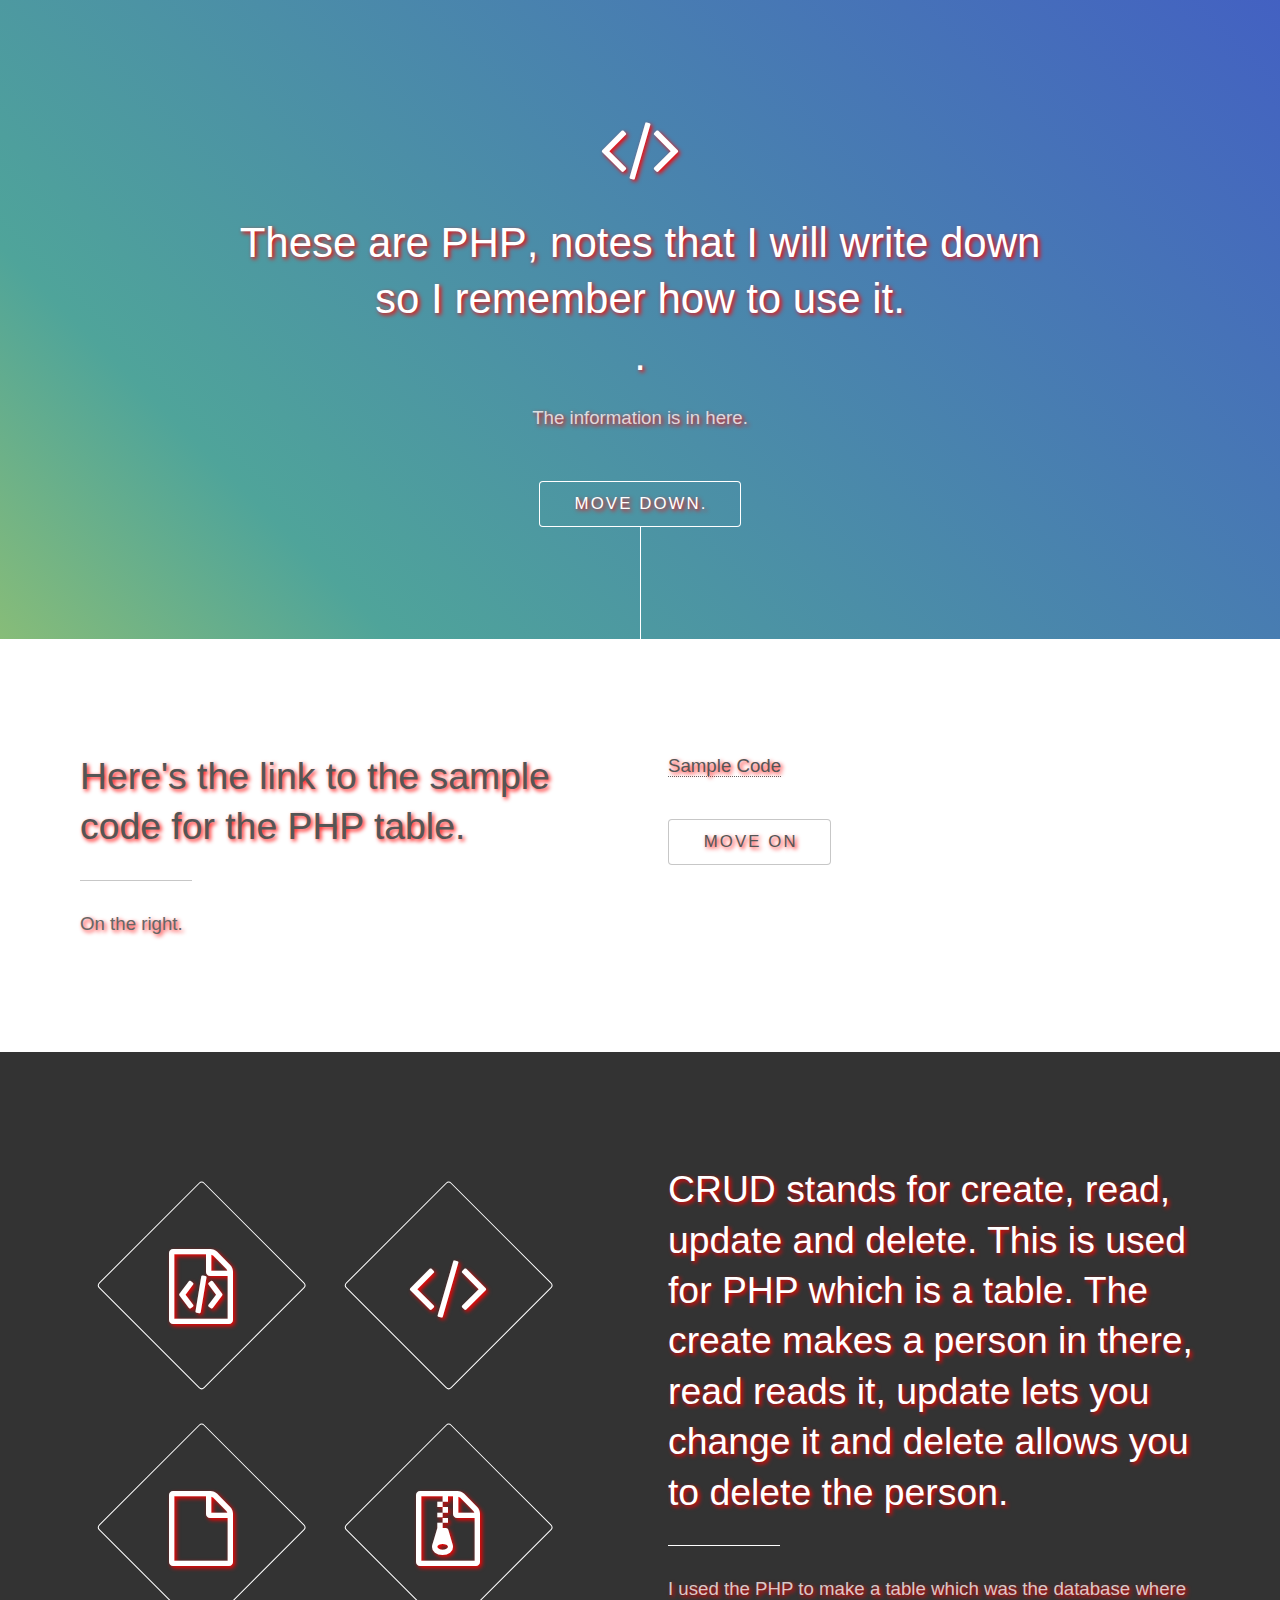
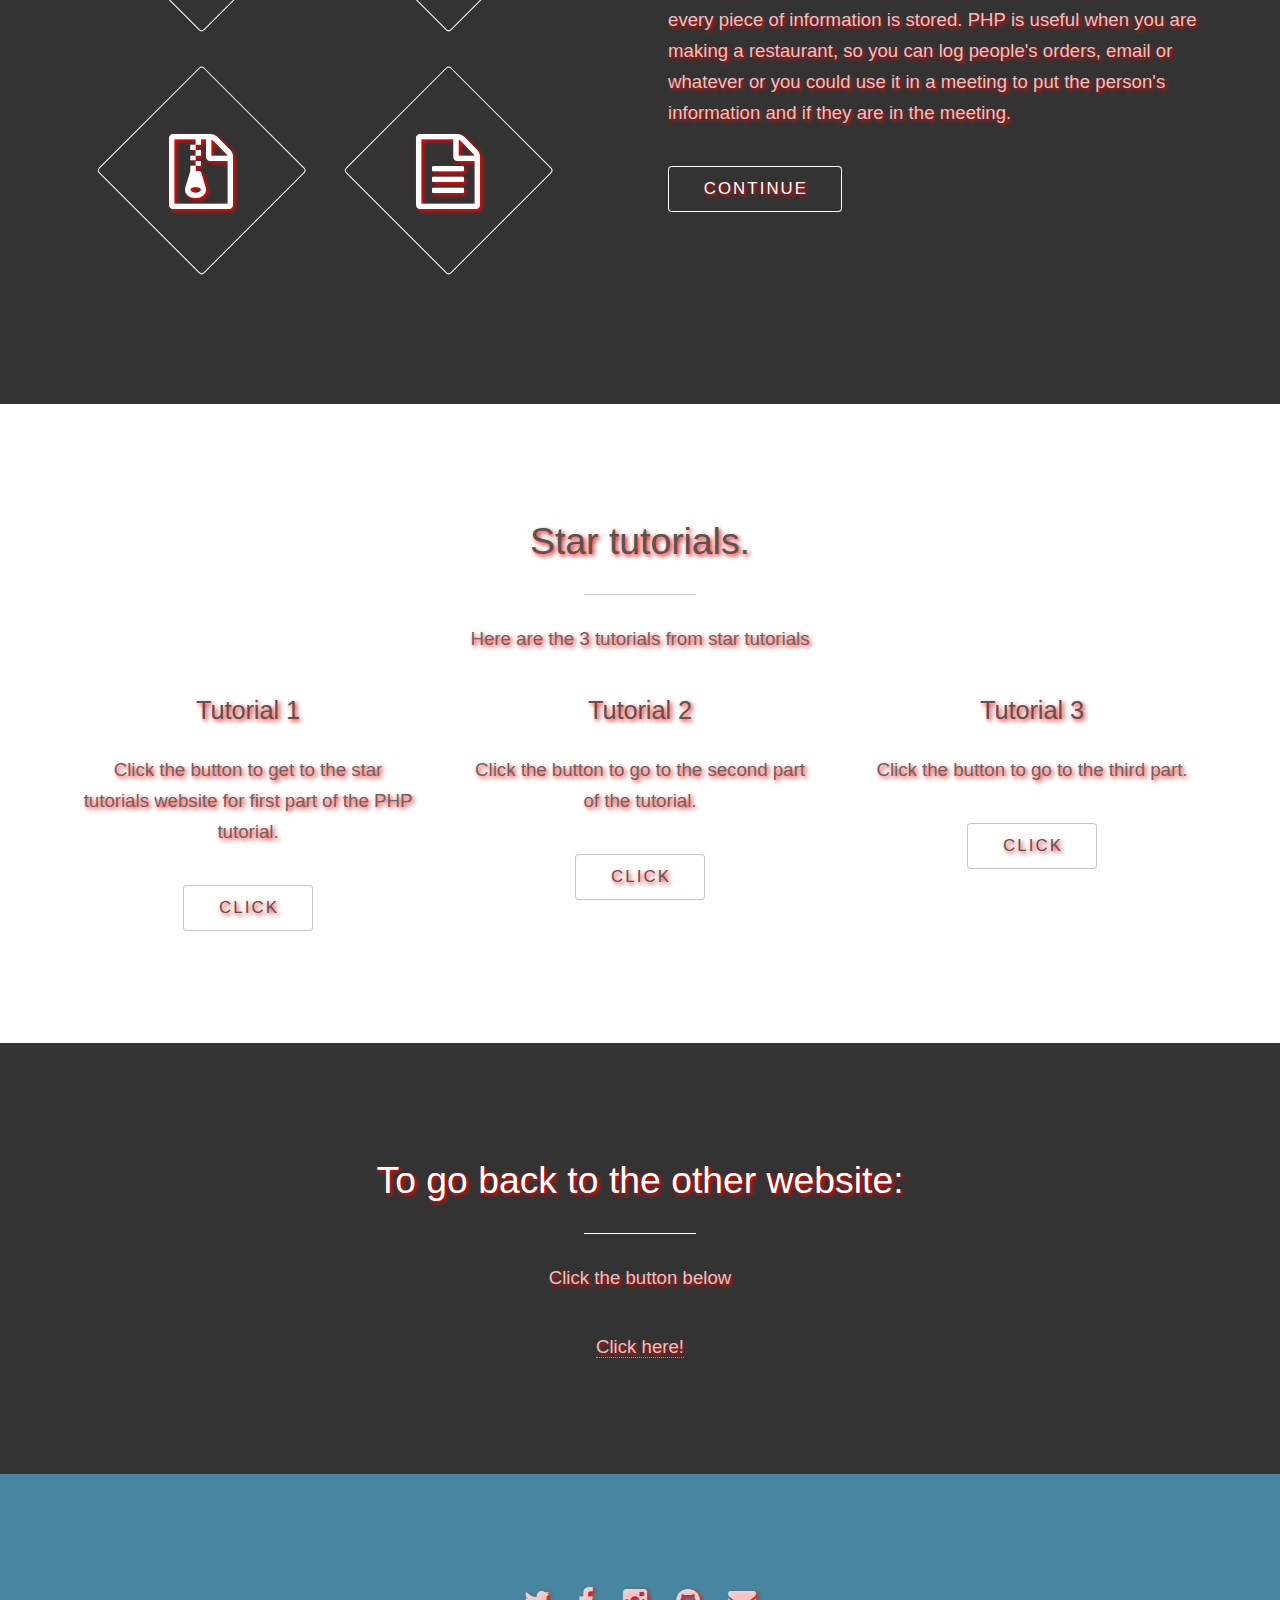
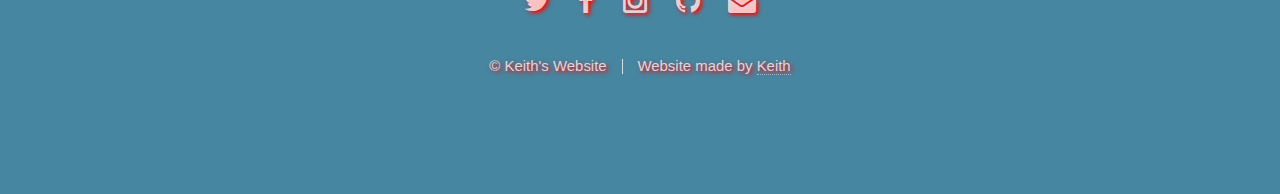
<file: learningphp.html>
<!DOCTYPE HTML>
<!--
	Photon by HTML5 UP
	html5up.net | @n33co
	Free for personal and commercial use under the CCA 3.0 license (html5up.net/license)
-->
<html>
	<head>
		<title>Learning PHP</title>
		<meta name="description" content="" />
		<meta name="keywords" content="" />
		<!--[if lte IE 8]><script src="css/ie/html5shiv.js"></script><![endif]-->
		<script src="js/jquery.min.js"></script>
		<script src="js/jquery.scrolly.min.js"></script>
		<script src="js/skel.min.js"></script>
		<script src="js/init.js"></script>
		<noscript>
			<link rel="stylesheet" href="css/skel.css" />
			<link rel="stylesheet" href="css/style.css" />
			<link rel="stylesheet" href="css/style-xlarge.css" />
		</noscript>
		<!--[if lte IE 9]><link rel="stylesheet" href="css/ie/v9.css" /><![endif]-->
		<!--[if lte IE 8]><link rel="stylesheet" href="css/ie/v8.css" /><![endif]-->
	</head>
	<body>

		<!-- Header -->
			<section id="header">
				<div class="inner">
					<span class="icon major fa-code"></span>
					<h1>These are <strong>PHP</strong>, notes that I will write down <br> so I remember how to use it.<br />

					 <a href="http://html5up.net"></a>.</h1>
					<p>The information is in here.<br /></p>
					<ul class="actions">
						<li><a href="#one" class="button scrolly">Move down.</a></li>
					</ul>
				</div>
			</section>

		<!-- One -->
			<section id="one" class="main style1">
				<div class="container">
					<div class="row 150%">
						<div class="6u 12u$(medium)">
							<header class="major">
								<h2>Here's the link to the sample code for the PHP table.</h2>
							</header>
							<p>On the right.</p>
						</div>
						<div class="6u$ 12u$(medium) important(medium)">
							<span class="image fit"><a href="http://www.startutorial.com/articles/view/php-crud-tutorial-part-3/">  <strong> Sample Code </strong></a>  </span>
							<ul class="actions">
						<li><a href="#two" class="button scrolly">Move on</a></li>
					</ul>
						</div>
					</div>
				</div>
			</section>

		<!-- Two -->
			<section id="two" class="main style2">
				<div class="container">
					<div class="row 150%">
						<div class="6u 12u$(medium)">
							<ul class="major-icons">
								<li><span class="icon style 1 major fa-file-code-o"></span></li>
								<li><span class="icon style 2 major fa-code"></span></li>
								<li><span class="icon style 3 major fa-file-o"></span></li>
								<li><span class="icon style 4 major fa-file-archive-o"></span></li>
								<li><span class="icon style 5 major fa-file-zip-o"></span></li>
								<li><span class="icon style 6 major fa-file-text-o"></span></li>
							</ul>
						</div>
						<div class="6u$ 12u$(medium)">
							<header class="major">
								<h2>CRUD stands for create, read, update and delete. This is used for PHP which is a table. The create makes a person in there, read reads it, update lets you change it and delete allows you to delete the person.</h2>
							</header>
							<p>I used the PHP to make a table which was the database where every piece of information is stored. PHP is useful when you are making a restaurant, so you can log people's orders, email or whatever or you could use it in a meeting to put the person's information and if they are in the meeting.</p>

							<ul class="actions">
						<li><a href="#three" class="button scrolly">Continue</a></li>
					</ul>
					
						</div>
					</div>
				</div>
			</section>

		<!-- Three -->
			<section id="three" class="main style1 special">
				<div class="container">
					<header class="major">
						<h2>Star tutorials.</h2>
					</header>
					<p>Here are the 3 tutorials from star tutorials</p>
					<div class="row 150%">
						<div class="4u 12u$(medium)">
							<h3>Tutorial 1</h3>
							<p>Click the button to get to the star tutorials website for first part of the PHP tutorial.</p>
							<ul class="actions">
								<li><a href="http://www.startutorial.com/articles/view/php-crud-tutorial-part-1" class="button">CLICK</a></li>
							</ul>
						</div>
						<div class="4u 12u$(medium)">
						
							<h3>Tutorial 2</h3>
							<p>Click the button to go to the second part of the tutorial.</p>
							<ul class="actions">
								<li><a href="http://www.startutorial.com/articles/view/php-crud-tutorial-part-2" class="button">CLICK</a></li>
							</ul>
						</div>
						<div class="4u$ 12u$(medium)">
							
							<h3>Tutorial 3</h3>
							<p>Click the button to go to the third part.</p>
							<ul class="actions">
								<li><a href="http://www.startutorial.com/articles/view/php-crud-tutorial-part-3" class="button">CLICK</a></li>
							</ul>
						</div>
					</div>
				</div>
			</section>

		<!-- Four -->
			<section id="four" class="main style2 special">
				<div class="container">
					<header class="major">
						<h2>To go back to the other website:</h2>
					</header>
					<p>Click the button below</p>
					<ul class="actions uniform">
						<li><a href="http://teamfortress2isawesome.github.io/">Click here!</a></li>
					</ul>
				</div>
			</section>

		<!-- Five -->
		<!--
			<section id="five" class="main style1">
				<div class="container">
					<header class="major special">
						<h2>Elements</h2>
					</header>

					<section>
						<h4>Text</h4>
						<p>This is <b>bold</b> and this is <strong>strong</strong>. This is <i>italic</i> and this is <em>emphasized</em>.
						This is <sup>superscript</sup> text and this is <sub>subscript</sub> text.
						This is <u>underlined</u> and this is code: <code>for (;;) { ... }</code>. Finally, <a href="#">this is a link</a>.</p>
						<hr />
						<header>
							<h4>Heading with a Subtitle</h4>
							<p>Lorem ipsum dolor sit amet nullam id egestas urna aliquam</p>
						</header>
						<p>Nunc lacinia ante nunc ac lobortis. Interdum adipiscing gravida odio porttitor sem non mi integer non faucibus ornare mi ut ante amet placerat aliquet. Volutpat eu sed ante lacinia sapien lorem accumsan varius montes viverra nibh in adipiscing blandit tempus accumsan.</p>
						<header>
							<h5>Heading with a Subtitle</h5>
							<p>Lorem ipsum dolor sit amet nullam id egestas urna aliquam</p>
						</header>
						<p>Nunc lacinia ante nunc ac lobortis. Interdum adipiscing gravida odio porttitor sem non mi integer non faucibus ornare mi ut ante amet placerat aliquet. Volutpat eu sed ante lacinia sapien lorem accumsan varius montes viverra nibh in adipiscing blandit tempus accumsan.</p>
						<hr />
						<h2>Heading Level 2</h2>
						<h3>Heading Level 3</h3>
						<h4>Heading Level 4</h4>
						<h5>Heading Level 5</h5>
						<h6>Heading Level 6</h6>
						<hr />
						<h5>Blockquote</h5>
						<blockquote>Fringilla nisl. Donec accumsan interdum nisi, quis tincidunt felis sagittis eget tempus euismod. Vestibulum ante ipsum primis in faucibus vestibulum. Blandit adipiscing eu felis iaculis volutpat ac adipiscing accumsan faucibus. Vestibulum ante ipsum primis in faucibus lorem ipsum dolor sit amet nullam adipiscing eu felis.</blockquote>
						<h5>Preformatted</h5>
						<pre><code>i = 0;

while (!deck.isInOrder()) {
print 'Iteration ' + i;
deck.shuffle();
i++;
}

print 'It took ' + i + ' iterations to sort the deck.';</code></pre>
					</section>

					<section>
						<h4>Lists</h4>
						<div class="row">
							<div class="6u 12u$(medium)">
								<h5>Unordered</h5>
								<ul>
									<li>Dolor pulvinar etiam.</li>
									<li>Sagittis adipiscing.</li>
									<li>Felis enim feugiat.</li>
								</ul>
								<h5>Alternate</h5>
								<ul class="alt">
									<li>Dolor pulvinar etiam.</li>
									<li>Sagittis adipiscing.</li>
									<li>Felis enim feugiat.</li>
								</ul>
							</div>
							<div class="6u$ 12u$(medium)">
								<h5>Ordered</h5>
								<ol>
									<li>Dolor pulvinar etiam.</li>
									<li>Etiam vel felis viverra.</li>
									<li>Felis enim feugiat.</li>
									<li>Dolor pulvinar etiam.</li>
									<li>Etiam vel felis lorem.</li>
									<li>Felis enim et feugiat.</li>
								</ol>
								<h5>Icons</h5>
								<ul class="icons">
									<li><a href="#" class="icon fa-twitter"><span class="label">Twitter</span></a></li>
									<li><a href="#" class="icon fa-facebook"><span class="label">Facebook</span></a></li>
									<li><a href="#" class="icon fa-instagram"><span class="label">Instagram</span></a></li>
									<li><a href="#" class="icon fa-github"><span class="label">Github</span></a></li>
								</ul>
							</div>
						</div>
						<h5>Actions</h5>
						<div class="row">
							<div class="6u 12u$(medium)">
								<ul class="actions">
									<li><a href="#" class="button special">Default</a></li>
									<li><a href="#" class="button">Default</a></li>
								</ul>
								<ul class="actions small">
									<li><a href="#" class="button special small">Small</a></li>
									<li><a href="#" class="button small">Small</a></li>
								</ul>
								<ul class="actions vertical">
									<li><a href="#" class="button special">Default</a></li>
									<li><a href="#" class="button">Default</a></li>
								</ul>
								<ul class="actions vertical small">
									<li><a href="#" class="button special small">Small</a></li>
									<li><a href="#" class="button small">Small</a></li>
								</ul>
							</div>
							<div class="6u 12u$(medium)">
								<ul class="actions vertical">
									<li><a href="#" class="button special fit">Default</a></li>
									<li><a href="#" class="button fit">Default</a></li>
								</ul>
								<ul class="actions vertical small">
									<li><a href="#" class="button special small fit">Small</a></li>
									<li><a href="#" class="button small fit">Small</a></li>
								</ul>
							</div>
						</div>
					</section>

					<section>
						<h4>Table</h4>
						<h5>Default</h5>
						<div class="table-wrapper">
							<table>
								<thead>
									<tr>
										<th>Name</th>
										<th>Description</th>
										<th>Price</th>
									</tr>
								</thead>
								<tbody>
									<tr>
										<td>Item One</td>
										<td>Ante turpis integer aliquet porttitor.</td>
										<td>29.99</td>
									</tr>
									<tr>
										<td>Item Two</td>
										<td>Vis ac commodo adipiscing arcu aliquet.</td>
										<td>19.99</td>
									</tr>
									<tr>
										<td>Item Three</td>
										<td> Morbi faucibus arcu accumsan lorem.</td>
										<td>29.99</td>
									</tr>
									<tr>
										<td>Item Four</td>
										<td>Vitae integer tempus condimentum.</td>
										<td>19.99</td>
									</tr>
									<tr>
										<td>Item Five</td>
										<td>Ante turpis integer aliquet porttitor.</td>
										<td>29.99</td>
									</tr>
								</tbody>
								<tfoot>
									<tr>
										<td colspan="2"></td>
										<td>100.00</td>
									</tr>
								</tfoot>
							</table>
						</div>

						<h5>Alternate</h5>
						<div class="table-wrapper">
							<table class="alt">
								<thead>
									<tr>
										<th>Name</th>
										<th>Description</th>
										<th>Price</th>
									</tr>
								</thead>
								<tbody>
									<tr>
										<td>Item One</td>
										<td>Ante turpis integer aliquet porttitor.</td>
										<td>29.99</td>
									</tr>
									<tr>
										<td>Item Two</td>
										<td>Vis ac commodo adipiscing arcu aliquet.</td>
										<td>19.99</td>
									</tr>
									<tr>
										<td>Item Three</td>
										<td> Morbi faucibus arcu accumsan lorem.</td>
										<td>29.99</td>
									</tr>
									<tr>
										<td>Item Four</td>
										<td>Vitae integer tempus condimentum.</td>
										<td>19.99</td>
									</tr>
									<tr>
										<td>Item Five</td>
										<td>Ante turpis integer aliquet porttitor.</td>
										<td>29.99</td>
									</tr>
								</tbody>
								<tfoot>
									<tr>
										<td colspan="2"></td>
										<td>100.00</td>
									</tr>
								</tfoot>
							</table>
						</div>
					</section>

					<section>
						<h4>Buttons</h4>
						<ul class="actions">
							<li><a href="#" class="button special">Special</a></li>
							<li><a href="#" class="button">Default</a></li>
						</ul>
						<ul class="actions">
							<li><a href="#" class="button big">Big</a></li>
							<li><a href="#" class="button">Default</a></li>
							<li><a href="#" class="button small">Small</a></li>
						</ul>
						<ul class="actions fit">
							<li><a href="#" class="button fit">Fit</a></li>
							<li><a href="#" class="button special fit">Fit</a></li>
							<li><a href="#" class="button fit">Fit</a></li>
						</ul>
						<ul class="actions fit small">
							<li><a href="#" class="button special fit small">Fit + Small</a></li>
							<li><a href="#" class="button fit small">Fit + Small</a></li>
							<li><a href="#" class="button special fit small">Fit + Small</a></li>
						</ul>
						<ul class="actions">
							<li><a href="#" class="button special icon fa-download">Icon</a></li>
							<li><a href="#" class="button icon fa-download">Icon</a></li>
						</ul>
						<ul class="actions">
							<li><span class="button special disabled">Disabled</span></li>
							<li><span class="button disabled">Disabled</span></li>
						</ul>
					</section>

					<section>
						<h4>Form</h4>
						<form method="post" action="#">
							<div class="row uniform 50%">
								<div class="6u 12u$(xsmall)">
									<input type="text" name="demo-name" id="demo-name" value="" placeholder="Name" />
								</div>
								<div class="6u$ 12u$(xsmall)">
									<input type="email" name="demo-email" id="demo-email" value="" placeholder="Email" />
								</div>
								<div class="12u$">
									<div class="select-wrapper">
										<select name="demo-category" id="demo-category">
											<option value="">- Category -</option>
											<option value="1">Manufacturing</option>
											<option value="1">Shipping</option>
											<option value="1">Administration</option>
											<option value="1">Human Resources</option>
										</select>
									</div>
								</div>
								<div class="4u 12u$(small)">
									<input type="radio" id="demo-priority-low" name="demo-priority" checked>
									<label for="demo-priority-low">Low</label>
								</div>
								<div class="4u 12u$(small)">
									<input type="radio" id="demo-priority-normal" name="demo-priority">
									<label for="demo-priority-normal">Normal</label>
								</div>
								<div class="4u$ 12u$(small)">
									<input type="radio" id="demo-priority-high" name="demo-priority">
									<label for="demo-priority-high">High</label>
								</div>
								<div class="6u 12u$(small)">
									<input type="checkbox" id="demo-copy" name="demo-copy">
									<label for="demo-copy">Email me a copy</label>
								</div>
								<div class="6u$ 12u$(small)">
									<input type="checkbox" id="demo-human" name="demo-human" checked>
									<label for="demo-human">Not a robot</label>
								</div>
								<div class="12u$">
									<textarea name="demo-message" id="demo-message" placeholder="Enter your message" rows="6"></textarea>
								</div>
								<div class="12u$">
									<ul class="actions">
										<li><input type="submit" value="Send Message" class="special" /></li>
										<li><input type="reset" value="Reset" /></li>
									</ul>
								</div>
							</div>
						</form>
					</section>

					<section>
						<h4>Image</h4>
						<h5>Fit</h5>
						<div class="box alt">
							<div class="row uniform 50%">
								<div class="12u"><span class="image fit"><img src="images/pic06.jpg" alt="" /></span></div>
								<div class="4u"><span class="image fit"><img src="images/pic02.jpg" alt="" /></span></div>
								<div class="4u"><span class="image fit"><img src="images/pic03.jpg" alt="" /></span></div>
								<div class="4u"><span class="image fit"><img src="images/pic04.jpg" alt="" /></span></div>
								<div class="4u"><span class="image fit"><img src="images/pic03.jpg" alt="" /></span></div>
								<div class="4u"><span class="image fit"><img src="images/pic04.jpg" alt="" /></span></div>
								<div class="4u"><span class="image fit"><img src="images/pic02.jpg" alt="" /></span></div>
								<div class="4u"><span class="image fit"><img src="images/pic04.jpg" alt="" /></span></div>
								<div class="4u"><span class="image fit"><img src="images/pic02.jpg" alt="" /></span></div>
								<div class="4u"><span class="image fit"><img src="images/pic03.jpg" alt="" /></span></div>
							</div>
						</div>
						<h5>Left &amp; Right</h5>
						<p><span class="image left"><img src="images/pic05.jpg" alt="" /></span>Fringilla nisl. Donec accumsan interdum nisi, quis tincidunt felis sagittis eget. tempus euismod. Vestibulum ante ipsum primis in faucibus vestibulum. Blandit adipiscing eu felis iaculis volutpat ac adipiscing accumsan eu faucibus. Integer ac pellentesque praesent tincidunt felis sagittis eget. tempus euismod. Vestibulum ante ipsum primis in faucibus vestibulum. Blandit adipiscing eu felis iaculis volutpat ac adipiscing accumsan eu faucibus. Integer ac pellentesque praesent. Donec accumsan interdum nisi, quis tincidunt felis sagittis eget. tempus euismod. Vestibulum ante ipsum primis in faucibus vestibulum. Blandit adipiscing eu felis iaculis volutpat ac adipiscing accumsan eu faucibus. Integer ac pellentesque praesent tincidunt felis sagittis eget. tempus euismod. Vestibulum ante ipsum primis in faucibus vestibulum. Blandit adipiscing eu felis iaculis volutpat ac adipiscing accumsan eu faucibus. Integer ac pellentesque praesent. Blandit adipiscing eu felis iaculis volutpat ac adipiscing accumsan eu faucibus. Integer ac pellentesque praesent tincidunt felis sagittis eget. tempus euismod. Vestibulum ante ipsum primis in faucibus vestibulum. Blandit adipiscing eu felis iaculis volutpat ac adipiscing accumsan eu faucibus. Integer ac pellentesque praesent.</p>
						<p><span class="image right"><img src="images/pic05.jpg" alt="" /></span>Fringilla nisl. Donec accumsan interdum nisi, quis tincidunt felis sagittis eget. tempus euismod. Vestibulum ante ipsum primis in faucibus vestibulum. Blandit adipiscing eu felis iaculis volutpat ac adipiscing accumsan eu faucibus. Integer ac pellentesque praesent tincidunt felis sagittis eget. tempus euismod. Vestibulum ante ipsum primis in faucibus vestibulum. Blandit adipiscing eu felis iaculis volutpat ac adipiscing accumsan eu faucibus. Integer ac pellentesque praesent. Donec accumsan interdum nisi, quis tincidunt felis sagittis eget. tempus euismod. Vestibulum ante ipsum primis in faucibus vestibulum. Blandit adipiscing eu felis iaculis volutpat ac adipiscing accumsan eu faucibus. Integer ac pellentesque praesent tincidunt felis sagittis eget. tempus euismod. Vestibulum ante ipsum primis in faucibus vestibulum. Blandit adipiscing eu felis iaculis volutpat ac adipiscing accumsan eu faucibus. Integer ac pellentesque praesent. Blandit adipiscing eu felis iaculis volutpat ac adipiscing accumsan eu faucibus. Integer ac pellentesque praesent tincidunt felis sagittis eget. tempus euismod. Vestibulum ante ipsum primis in faucibus vestibulum. Blandit adipiscing eu felis iaculis volutpat ac adipiscing accumsan eu faucibus. Integer ac pellentesque praesent.</p>
					</section>

				</div>
			</section>
		-->

		<!-- Footer -->
			<section id="footer">
				<ul class="icons">
					<li><a href="#" class="icon alt fa-twitter"><span class="label">Twitter</span></a></li>
					<li><a href="#" class="icon alt fa-facebook"><span class="label">Facebook</span></a></li>
					<li><a href="#" class="icon alt fa-instagram"><span class="label">Instagram</span></a></li>
					<li><a href="#" class="icon alt fa-github"><span class="label">GitHub</span></a></li>
					<li><a href="#" class="icon alt fa-envelope"><span class="label">Email</span></a></li>
				</ul>
				<ul class="copyright">
					<li>&copy; Keith's Website</li><li>Website made by <a href="https://www.facebook.com/keith.cheung.98622">Keith</a></li>
				</ul>
			</section>

	</body>
</html>
</file>
<file: css/style-xlarge.css>
/*
	Photon by HTML5 UP
	html5up.net | @n33co
	Free for personal and commercial use under the CCA 3.0 license (html5up.net/license)
*/

/* Basic */

	body, input, select, textarea {
		font-size: 14pt;
	}

/* Header */

	#header {
		padding: 6em 0 6em 0;
	}
</file>
<file: css/ie/v9.css>
/*
	Photon by HTML5 UP
	html5up.net | @n33co
	Free for personal and commercial use under the CCA 3.0 license (html5up.net/license)
*/

/* Header */

	#header {
		background-image: none;
		filter: progid:DXImageTransform.Microsoft.Gradient(startColorStr="#4fa49a", endColorStr="#4361c2", GradientType=1);
		position: relative;
	}

		#header:before {
			background-image: url("../images/overlay2.png"), url("../images/overlay3.svg");
			background-position: top left,							center center;
			background-size: auto,								cover;
			content: '';
			height: 100%;
			left: 0;
			position: absolute;
			top: 0;
			width: 100%;
		}

		#header > * {
			position: relative;
			z-index: 1;
		}

/* Footer */

	#footer {
		background-image: none;
		filter: progid:DXImageTransform.Microsoft.Gradient(startColorStr="#4361c2", endColorStr="#4fa49a", GradientType=1);
		position: relative;
	}

		#footer:before {
			background-image: url("../images/overlay2.png"), url("../images/overlay4.svg");
			background-position: top left,							center center;
			background-size: auto,								cover;
			content: '';
			height: 100%;
			left: 0;
			position: absolute;
			top: 0;
			width: 100%;
		}

		#footer > * {
			position: relative;
			z-index: 1;
		}
</file>
<file: css/ie/v8.css>
/*
	Photon by HTML5 UP
	html5up.net | @n33co
	Free for personal and commercial use under the CCA 3.0 license (html5up.net/license)
*/

/* Basic */

	hr {
		border-bottom: solid 1px #ccc;
	}

	blockquote {
		border-left: solid 4px #ccc;
	}

	code {
		border: solid 1px #ccc;
	}

/* Section/Article */

	header.major:after {
		background: #ccc;
	}

/* Form */

	input[type="text"],
	input[type="password"],
	input[type="email"],
	select,
	textarea {
		-ms-behavior: url("css/ie/PIE.htc");
		border: solid 1px #ccc;
		position: relative;
	}

/* List */

	ul.alt li {
		border-top: solid 1px #ccc;
	}

	ul.major-icons li .icon {
		-ms-behavior: url("css/ie/PIE.htc");
		border: solid 1px #ccc;
		position: relative;
	}

/* Table */

	table thead {
		border-bottom: solid 1px #ccc;
	}

	table tfoot {
		border-top: solid 1px #ccc;
	}

	table.alt tbody tr td {
		border: solid 1px #ccc;
		border-left-width: 0;
		border-top-width: 0;
	}

/* Button */

	input[type="submit"],
	input[type="reset"],
	input[type="button"],
	button,
	.button {
		-ms-behavior: url("css/ie/PIE.htc");
		border: solid 1px #ccc;
		position: relative;
	}

/* Image */

	.image {
		-ms-behavior: url("css/ie/PIE.htc");
	}

		.image img {
			-ms-behavior: url("css/ie/PIE.htc");
			position: relative;
		}

/* Main */

	.main.style2 {
		background-color: #333;
		color: #ffffff;
		-ms-behavior: url("css/ie/backgroundsize.min.htc");
		background-image: url("../../images/header.jpg");
		background-size: cover;
		position: relative;
	}

		.main.style2 a {
			border-bottom-color: #ffffff;
		}

			.main.style2 a:hover {
				color: #ffffff;
			}

		.main.style2 h1, .main.style2 h2, .main.style2 h3, .main.style2 h4, .main.style2 h5, .main.style2 h6, .main.style2 strong, .main.style2 b {
			color: #ffffff;
		}

		.main.style2 header p {
			color: #ffffff;
		}

		.main.style2 header.major:after {
			background: #ffffff;
		}

		.main.style2 input[type="submit"],
		.main.style2 input[type="reset"],
		.main.style2 input[type="button"],
		.main.style2 button,
		.main.style2 .button {
			border: solid 1px #ffffff !important;
			color: #ffffff !important;
		}

			.main.style2 input[type="submit"]:hover,
			.main.style2 input[type="reset"]:hover,
			.main.style2 input[type="button"]:hover,
			.main.style2 button:hover,
			.main.style2 .button:hover {
				background-color: transparent;
			}

			.main.style2 input[type="submit"]:active,
			.main.style2 input[type="reset"]:active,
			.main.style2 input[type="button"]:active,
			.main.style2 button:active,
			.main.style2 .button:active {
				background-color: transparent;
			}

			.main.style2 input[type="submit"].special,
			.main.style2 input[type="reset"].special,
			.main.style2 input[type="button"].special,
			.main.style2 button.special,
			.main.style2 .button.special {
				background-color: #ffffff;
				border: solid 1px #ffffff !important;
				color: #333 !important;
			}

				.main.style2 input[type="submit"].special:hover,
				.main.style2 input[type="reset"].special:hover,
				.main.style2 input[type="button"].special:hover,
				.main.style2 button.special:hover,
				.main.style2 .button.special:hover {
					background-color: transparent !important;
					color: #ffffff !important;
				}

				.main.style2 input[type="submit"].special:active,
				.main.style2 input[type="reset"].special:active,
				.main.style2 input[type="button"].special:active,
				.main.style2 button.special:active,
				.main.style2 .button.special:active {
					background-color: transparent !important;
				}

		.main.style2 ul.major-icons li .icon {
			border-color: #ffffff;
		}

		.main.style2 .icon.major {
			color: #ffffff;
		}

		.main.style2:before {
			background-image: url("../images/overlay1.png");
			content: '';
			height: 100%;
			left: 0;
			position: absolute;
			top: 0;
			width: 100%;
		}

		.main.style2 > * {
			position: relative;
			z-index: 1;
		}

/* Header */

	#header {
		background-color: #4686a0;
		color: #ffffff;
	}

		#header a {
			border-bottom-color: #ffffff;
		}

			#header a:hover {
				color: #ffffff;
			}

		#header h1, #header h2, #header h3, #header h4, #header h5, #header h6, #header strong, #header b {
			color: #ffffff;
		}

		#header header p {
			color: #ffffff;
		}

		#header header.major:after {
			background: #ffffff;
		}

		#header input[type="submit"],
		#header input[type="reset"],
		#header input[type="button"],
		#header button,
		#header .button {
			border: solid 1px #ffffff !important;
			color: #ffffff !important;
		}

			#header input[type="submit"]:hover,
			#header input[type="reset"]:hover,
			#header input[type="button"]:hover,
			#header button:hover,
			#header .button:hover {
				background-color: transparent;
			}

			#header input[type="submit"]:active,
			#header input[type="reset"]:active,
			#header input[type="button"]:active,
			#header button:active,
			#header .button:active {
				background-color: transparent;
			}

			#header input[type="submit"].special,
			#header input[type="reset"].special,
			#header input[type="button"].special,
			#header button.special,
			#header .button.special {
				background-color: #ffffff;
				border: solid 1px #ffffff !important;
				color: #4686a0 !important;
			}

				#header input[type="submit"].special:hover,
				#header input[type="reset"].special:hover,
				#header input[type="button"].special:hover,
				#header button.special:hover,
				#header .button.special:hover {
					background-color: transparent !important;
					color: #ffffff !important;
				}

				#header input[type="submit"].special:active,
				#header input[type="reset"].special:active,
				#header input[type="button"].special:active,
				#header button.special:active,
				#header .button.special:active {
					background-color: transparent !important;
				}

		#header ul.major-icons li .icon {
			border-color: #ffffff;
		}

		#header .icon.major {
			color: #ffffff;
		}

/* Footer */

	#footer {
		background-color: #4686a0;
		color: #ffffff;
	}

		#footer a {
			border-bottom-color: #ffffff;
		}

			#footer a:hover {
				color: #ffffff;
			}

		#footer h1, #footer h2, #footer h3, #footer h4, #footer h5, #footer h6, #footer strong, #footer b {
			color: #ffffff;
		}

		#footer header p {
			color: #ffffff;
		}

		#footer header.major:after {
			background: #ffffff;
		}

		#footer input[type="submit"],
		#footer input[type="reset"],
		#footer input[type="button"],
		#footer button,
		#footer .button {
			border: solid 1px #ffffff !important;
			color: #ffffff !important;
		}

			#footer input[type="submit"]:hover,
			#footer input[type="reset"]:hover,
			#footer input[type="button"]:hover,
			#footer button:hover,
			#footer .button:hover {
				background-color: transparent;
			}

			#footer input[type="submit"]:active,
			#footer input[type="reset"]:active,
			#footer input[type="button"]:active,
			#footer button:active,
			#footer .button:active {
				background-color: transparent;
			}

			#footer input[type="submit"].special,
			#footer input[type="reset"].special,
			#footer input[type="button"].special,
			#footer button.special,
			#footer .button.special {
				background-color: #ffffff;
				border: solid 1px #ffffff !important;
				color: #4686a0 !important;
			}

				#footer input[type="submit"].special:hover,
				#footer input[type="reset"].special:hover,
				#footer input[type="button"].special:hover,
				#footer button.special:hover,
				#footer .button.special:hover {
					background-color: transparent !important;
					color: #ffffff !important;
				}

				#footer input[type="submit"].special:active,
				#footer input[type="reset"].special:active,
				#footer input[type="button"].special:active,
				#footer button.special:active,
				#footer .button.special:active {
					background-color: transparent !important;
				}

		#footer ul.major-icons li .icon {
			border-color: #ffffff;
		}

		#footer .icon.major {
			color: #ffffff;
		}
</file>
<file: Website/2048-1-master/style/main.css>
@import url(fonts/clear-sans.css);
html, body {
  margin: 0;
  padding: 0;
  background: #faf8ef;
  color: #776e65;
  font-family: "Clear Sans", "Helvetica Neue", Arial, sans-serif;
  font-size: 18px; }

body {
  margin: 80px 0; }

.heading:after {
  content: "";
  display: block;
  clear: both; }

h1.title {
  font-size: 80px;
  font-weight: bold;
  margin: 0;
  display: block;
  float: left; }

@-webkit-keyframes move-up {
  0% {
    top: 25px;
    opacity: 1; }

  100% {
    top: -50px;
    opacity: 0; } }
@-moz-keyframes move-up {
  0% {
    top: 25px;
    opacity: 1; }

  100% {
    top: -50px;
    opacity: 0; } }
@keyframes move-up {
  0% {
    top: 25px;
    opacity: 1; }

  100% {
    top: -50px;
    opacity: 0; } }
.scores-container {
  float: right;
  text-align: right; }

.score-container, .best-container {
  position: relative;
  display: inline-block;
  background: #bbada0;
  padding: 15px 25px;
  font-size: 25px;
  height: 25px;
  line-height: 47px;
  font-weight: bold;
  border-radius: 3px;
  color: white;
  margin-top: 8px;
  text-align: center; }
  .score-container:after, .best-container:after {
    position: absolute;
    width: 100%;
    top: 10px;
    left: 0;
    text-transform: uppercase;
    font-size: 13px;
    line-height: 13px;
    text-align: center;
    color: #eee4da; }
  .score-container .score-addition, .best-container .score-addition {
    position: absolute;
    right: 30px;
    color: red;
    font-size: 25px;
    line-height: 25px;
    font-weight: bold;
    color: rgba(119, 110, 101, 0.9);
    z-index: 100;
    -webkit-animation: move-up 600ms ease-in;
    -moz-animation: move-up 600ms ease-in;
    animation: move-up 600ms ease-in;
    -webkit-animation-fill-mode: both;
    -moz-animation-fill-mode: both;
    animation-fill-mode: both; }

.score-container:after {
  content: "Score"; }

.best-container:after {
  content: "Best"; }

p {
  margin-top: 0;
  margin-bottom: 10px;
  line-height: 1.65; }

a {
  color: #776e65;
  font-weight: bold;
  text-decoration: underline;
  cursor: pointer; }

strong.important {
  text-transform: uppercase; }

hr {
  border: none;
  border-bottom: 1px solid #d8d4d0;
  margin-top: 20px;
  margin-bottom: 30px; }

.container {
  width: 500px;
  margin: 0 auto; }

@-webkit-keyframes fade-in {
  0% {
    opacity: 0; }

  100% {
    opacity: 1; } }
@-moz-keyframes fade-in {
  0% {
    opacity: 0; }

  100% {
    opacity: 1; } }
@keyframes fade-in {
  0% {
    opacity: 0; }

  100% {
    opacity: 1; } }
.game-container {
  margin-top: 40px;
  position: relative;
  padding: 15px;
  cursor: default;
  -webkit-touch-callout: none;
  -ms-touch-callout: none;
  -webkit-user-select: none;
  -moz-user-select: none;
  -ms-user-select: none;
  -ms-touch-action: none;
  touch-action: none;
  background: #bbada0;
  border-radius: 6px;
  width: 500px;
  height: 500px;
  -webkit-box-sizing: border-box;
  -moz-box-sizing: border-box;
  box-sizing: border-box; }
  .game-container .game-message {
    display: none;
    position: absolute;
    top: 0;
    right: 0;
    bottom: 0;
    left: 0;
    background: rgba(238, 228, 218, 0.5);
    z-index: 100;
    text-align: center;
    -webkit-animation: fade-in 800ms ease 1200ms;
    -moz-animation: fade-in 800ms ease 1200ms;
    animation: fade-in 800ms ease 1200ms;
    -webkit-animation-fill-mode: both;
    -moz-animation-fill-mode: both;
    animation-fill-mode: both; }
    .game-container .game-message p {
      font-size: 60px;
      font-weight: bold;
      height: 60px;
      line-height: 60px;
      margin-top: 222px; }
    .game-container .game-message .lower {
      display: block;
      margin-top: 59px; }
    .game-container .game-message a {
      display: inline-block;
      background: #8f7a66;
      border-radius: 3px;
      padding: 0 20px;
      text-decoration: none;
      color: #f9f6f2;
      height: 40px;
      line-height: 42px;
      margin-left: 9px; }
      .game-container .game-message a.keep-playing-button {
        display: none; }
    .game-container .game-message.game-won {
      background: rgba(237, 194, 46, 0.5);
      color: #f9f6f2; }
      .game-container .game-message.game-won a.keep-playing-button {
        display: inline-block; }
    .game-container .game-message.game-won, .game-container .game-message.game-over {
      display: block; }

.grid-container {
  position: absolute;
  z-index: 1; }

.grid-row {
  margin-bottom: 15px; }
  .grid-row:last-child {
    margin-bottom: 0; }
  .grid-row:after {
    content: "";
    display: block;
    clear: both; }

.grid-cell {
  width: 106.25px;
  height: 106.25px;
  margin-right: 15px;
  float: left;
  border-radius: 3px;
  background: rgba(238, 228, 218, 0.35); }
  .grid-cell:last-child {
    margin-right: 0; }

.tile-container {
  position: absolute;
  z-index: 2; }

.tile, .tile .tile-inner {
  width: 107px;
  height: 107px;
  line-height: 107px; }
.tile.tile-position-1-1 {
  -webkit-transform: translate(0px, 0px);
  -moz-transform: translate(0px, 0px);
  transform: translate(0px, 0px); }
.tile.tile-position-1-2 {
  -webkit-transform: translate(0px, 121px);
  -moz-transform: translate(0px, 121px);
  transform: translate(0px, 121px); }
.tile.tile-position-1-3 {
  -webkit-transform: translate(0px, 242px);
  -moz-transform: translate(0px, 242px);
  transform: translate(0px, 242px); }
.tile.tile-position-1-4 {
  -webkit-transform: translate(0px, 363px);
  -moz-transform: translate(0px, 363px);
  transform: translate(0px, 363px); }
.tile.tile-position-2-1 {
  -webkit-transform: translate(121px, 0px);
  -moz-transform: translate(121px, 0px);
  transform: translate(121px, 0px); }
.tile.tile-position-2-2 {
  -webkit-transform: translate(121px, 121px);
  -moz-transform: translate(121px, 121px);
  transform: translate(121px, 121px); }
.tile.tile-position-2-3 {
  -webkit-transform: translate(121px, 242px);
  -moz-transform: translate(121px, 242px);
  transform: translate(121px, 242px); }
.tile.tile-position-2-4 {
  -webkit-transform: translate(121px, 363px);
  -moz-transform: translate(121px, 363px);
  transform: translate(121px, 363px); }
.tile.tile-position-3-1 {
  -webkit-transform: translate(242px, 0px);
  -moz-transform: translate(242px, 0px);
  transform: translate(242px, 0px); }
.tile.tile-position-3-2 {
  -webkit-transform: translate(242px, 121px);
  -moz-transform: translate(242px, 121px);
  transform: translate(242px, 121px); }
.tile.tile-position-3-3 {
  -webkit-transform: translate(242px, 242px);
  -moz-transform: translate(242px, 242px);
  transform: translate(242px, 242px); }
.tile.tile-position-3-4 {
  -webkit-transform: translate(242px, 363px);
  -moz-transform: translate(242px, 363px);
  transform: translate(242px, 363px); }
.tile.tile-position-4-1 {
  -webkit-transform: translate(363px, 0px);
  -moz-transform: translate(363px, 0px);
  transform: translate(363px, 0px); }
.tile.tile-position-4-2 {
  -webkit-transform: translate(363px, 121px);
  -moz-transform: translate(363px, 121px);
  transform: translate(363px, 121px); }
.tile.tile-position-4-3 {
  -webkit-transform: translate(363px, 242px);
  -moz-transform: translate(363px, 242px);
  transform: translate(363px, 242px); }
.tile.tile-position-4-4 {
  -webkit-transform: translate(363px, 363px);
  -moz-transform: translate(363px, 363px);
  transform: translate(363px, 363px); }

.tile {
  position: absolute;
  -webkit-transition: 100ms ease-in-out;
  -moz-transition: 100ms ease-in-out;
  transition: 100ms ease-in-out;
  -webkit-transition-property: -webkit-transform;
  -moz-transition-property: -moz-transform;
  transition-property: transform; }
  .tile .tile-inner {
    border-radius: 3px;
    background: #eee4da;
    text-align: center;
    font-weight: bold;
    z-index: 10;
    font-size: 55px; }
  .tile.tile-2 .tile-inner {
    background: #eee4da;
    box-shadow: 0 0 30px 10px rgba(243, 215, 116, 0), inset 0 0 0 1px rgba(255, 255, 255, 0); }
  .tile.tile-4 .tile-inner {
    background: #ede0c8;
    box-shadow: 0 0 30px 10px rgba(243, 215, 116, 0), inset 0 0 0 1px rgba(255, 255, 255, 0); }
  .tile.tile-8 .tile-inner {
    color: #f9f6f2;
    background: #f2b179; }
  .tile.tile-16 .tile-inner {
    color: #f9f6f2;
    background: #f59563; }
  .tile.tile-32 .tile-inner {
    color: #f9f6f2;
    background: #f67c5f; }
  .tile.tile-64 .tile-inner {
    color: #f9f6f2;
    background: #f65e3b; }
  .tile.tile-128 .tile-inner {
    color: #f9f6f2;
    background: #edcf72;
    box-shadow: 0 0 30px 10px rgba(243, 215, 116, 0.2381), inset 0 0 0 1px rgba(255, 255, 255, 0.14286);
    font-size: 45px; }
    @media screen and (max-width: 520px) {
      .tile.tile-128 .tile-inner {
        font-size: 25px; } }
  .tile.tile-256 .tile-inner {
    color: #f9f6f2;
    background: #edcc61;
    box-shadow: 0 0 30px 10px rgba(243, 215, 116, 0.31746), inset 0 0 0 1px rgba(255, 255, 255, 0.19048);
    font-size: 45px; }
    @media screen and (max-width: 520px) {
      .tile.tile-256 .tile-inner {
        font-size: 25px; } }
  .tile.tile-512 .tile-inner {
    color: #f9f6f2;
    background: #edc850;
    box-shadow: 0 0 30px 10px rgba(243, 215, 116, 0.39683), inset 0 0 0 1px rgba(255, 255, 255, 0.2381);
    font-size: 45px; }
    @media screen and (max-width: 520px) {
      .tile.tile-512 .tile-inner {
        font-size: 25px; } }
  .tile.tile-1024 .tile-inner {
    color: #f9f6f2;
    background: #edc53f;
    box-shadow: 0 0 30px 10px rgba(243, 215, 116, 0.47619), inset 0 0 0 1px rgba(255, 255, 255, 0.28571);
    font-size: 35px; }
    @media screen and (max-width: 520px) {
      .tile.tile-1024 .tile-inner {
        font-size: 15px; } }
  .tile.tile-2048 .tile-inner {
    color: #f9f6f2;
    background: #edc22e;
    box-shadow: 0 0 30px 10px rgba(243, 215, 116, 0.55556), inset 0 0 0 1px rgba(255, 255, 255, 0.33333);
    font-size: 35px; }
    @media screen and (max-width: 520px) {
      .tile.tile-2048 .tile-inner {
        font-size: 15px; } }
  .tile.tile-super .tile-inner {
    color: #f9f6f2;
    background: #3c3a32;
    font-size: 30px; }
    @media screen and (max-width: 520px) {
      .tile.tile-super .tile-inner {
        font-size: 10px; } }

@-webkit-keyframes appear {
  0% {
    opacity: 0;
    -webkit-transform: scale(0);
    -moz-transform: scale(0);
    transform: scale(0); }

  100% {
    opacity: 1;
    -webkit-transform: scale(1);
    -moz-transform: scale(1);
    transform: scale(1); } }
@-moz-keyframes appear {
  0% {
    opacity: 0;
    -webkit-transform: scale(0);
    -moz-transform: scale(0);
    transform: scale(0); }

  100% {
    opacity: 1;
    -webkit-transform: scale(1);
    -moz-transform: scale(1);
    transform: scale(1); } }
@keyframes appear {
  0% {
    opacity: 0;
    -webkit-transform: scale(0);
    -moz-transform: scale(0);
    transform: scale(0); }

  100% {
    opacity: 1;
    -webkit-transform: scale(1);
    -moz-transform: scale(1);
    transform: scale(1); } }
.tile-new .tile-inner {
  -webkit-animation: appear 200ms ease 100ms;
  -moz-animation: appear 200ms ease 100ms;
  animation: appear 200ms ease 100ms;
  -webkit-animation-fill-mode: backwards;
  -moz-animation-fill-mode: backwards;
  animation-fill-mode: backwards; }

@-webkit-keyframes pop {
  0% {
    -webkit-transform: scale(0);
    -moz-transform: scale(0);
    transform: scale(0); }

  50% {
    -webkit-transform: scale(1.2);
    -moz-transform: scale(1.2);
    transform: scale(1.2); }

  100% {
    -webkit-transform: scale(1);
    -moz-transform: scale(1);
    transform: scale(1); } }
@-moz-keyframes pop {
  0% {
    -webkit-transform: scale(0);
    -moz-transform: scale(0);
    transform: scale(0); }

  50% {
    -webkit-transform: scale(1.2);
    -moz-transform: scale(1.2);
    transform: scale(1.2); }

  100% {
    -webkit-transform: scale(1);
    -moz-transform: scale(1);
    transform: scale(1); } }
@keyframes pop {
  0% {
    -webkit-transform: scale(0);
    -moz-transform: scale(0);
    transform: scale(0); }

  50% {
    -webkit-transform: scale(1.2);
    -moz-transform: scale(1.2);
    transform: scale(1.2); }

  100% {
    -webkit-transform: scale(1);
    -moz-transform: scale(1);
    transform: scale(1); } }
.tile-merged .tile-inner {
  z-index: 20;
  -webkit-animation: pop 200ms ease 100ms;
  -moz-animation: pop 200ms ease 100ms;
  animation: pop 200ms ease 100ms;
  -webkit-animation-fill-mode: backwards;
  -moz-animation-fill-mode: backwards;
  animation-fill-mode: backwards; }

.above-game:after {
  content: "";
  display: block;
  clear: both; }

.game-intro {
  float: left;
  line-height: 42px;
  margin-bottom: 0; }

.restart-button {
  display: inline-block;
  background: #8f7a66;
  border-radius: 3px;
  padding: 0 20px;
  text-decoration: none;
  color: #f9f6f2;
  height: 40px;
  line-height: 42px;
  display: block;
  text-align: center;
  float: right; }

.game-explanation {
  margin-top: 50px; }

@media screen and (max-width: 520px) {
  html, body {
    font-size: 15px; }

  body {
    margin: 20px 0;
    padding: 0 20px; }

  h1.title {
    font-size: 27px;
    margin-top: 15px; }

  .container {
    width: 280px;
    margin: 0 auto; }

  .score-container, .best-container {
    margin-top: 0;
    padding: 15px 10px;
    min-width: 40px; }

  .heading {
    margin-bottom: 10px; }

  .game-intro {
    width: 55%;
    display: block;
    box-sizing: border-box;
    line-height: 1.65; }

  .restart-button {
    width: 42%;
    padding: 0;
    display: block;
    box-sizing: border-box;
    margin-top: 2px; }

  .game-container {
    margin-top: 17px;
    position: relative;
    padding: 10px;
    cursor: default;
    -webkit-touch-callout: none;
    -ms-touch-callout: none;
    -webkit-user-select: none;
    -moz-user-select: none;
    -ms-user-select: none;
    -ms-touch-action: none;
    touch-action: none;
    background: #bbada0;
    border-radius: 6px;
    width: 280px;
    height: 280px;
    -webkit-box-sizing: border-box;
    -moz-box-sizing: border-box;
    box-sizing: border-box; }
    .game-container .game-message {
      display: none;
      position: absolute;
      top: 0;
      right: 0;
      bottom: 0;
      left: 0;
      background: rgba(238, 228, 218, 0.5);
      z-index: 100;
      text-align: center;
      -webkit-animation: fade-in 800ms ease 1200ms;
      -moz-animation: fade-in 800ms ease 1200ms;
      animation: fade-in 800ms ease 1200ms;
      -webkit-animation-fill-mode: both;
      -moz-animation-fill-mode: both;
      animation-fill-mode: both; }
      .game-container .game-message p {
        font-size: 60px;
        font-weight: bold;
        height: 60px;
        line-height: 60px;
        margin-top: 222px; }
      .game-container .game-message .lower {
        display: block;
        margin-top: 59px; }
      .game-container .game-message a {
        display: inline-block;
        background: #8f7a66;
        border-radius: 3px;
        padding: 0 20px;
        text-decoration: none;
        color: #f9f6f2;
        height: 40px;
        line-height: 42px;
        margin-left: 9px; }
        .game-container .game-message a.keep-playing-button {
          display: none; }
      .game-container .game-message.game-won {
        background: rgba(237, 194, 46, 0.5);
        color: #f9f6f2; }
        .game-container .game-message.game-won a.keep-playing-button {
          display: inline-block; }
      .game-container .game-message.game-won, .game-container .game-message.game-over {
        display: block; }

  .grid-container {
    position: absolute;
    z-index: 1; }

  .grid-row {
    margin-bottom: 10px; }
    .grid-row:last-child {
      margin-bottom: 0; }
    .grid-row:after {
      content: "";
      display: block;
      clear: both; }

  .grid-cell {
    width: 57.5px;
    height: 57.5px;
    margin-right: 10px;
    float: left;
    border-radius: 3px;
    background: rgba(238, 228, 218, 0.35); }
    .grid-cell:last-child {
      margin-right: 0; }

  .tile-container {
    position: absolute;
    z-index: 2; }

  .tile, .tile .tile-inner {
    width: 58px;
    height: 58px;
    line-height: 58px; }
  .tile.tile-position-1-1 {
    -webkit-transform: translate(0px, 0px);
    -moz-transform: translate(0px, 0px);
    transform: translate(0px, 0px); }
  .tile.tile-position-1-2 {
    -webkit-transform: translate(0px, 67px);
    -moz-transform: translate(0px, 67px);
    transform: translate(0px, 67px); }
  .tile.tile-position-1-3 {
    -webkit-transform: translate(0px, 135px);
    -moz-transform: translate(0px, 135px);
    transform: translate(0px, 135px); }
  .tile.tile-position-1-4 {
    -webkit-transform: translate(0px, 202px);
    -moz-transform: translate(0px, 202px);
    transform: translate(0px, 202px); }
  .tile.tile-position-2-1 {
    -webkit-transform: translate(67px, 0px);
    -moz-transform: translate(67px, 0px);
    transform: translate(67px, 0px); }
  .tile.tile-position-2-2 {
    -webkit-transform: translate(67px, 67px);
    -moz-transform: translate(67px, 67px);
    transform: translate(67px, 67px); }
  .tile.tile-position-2-3 {
    -webkit-transform: translate(67px, 135px);
    -moz-transform: translate(67px, 135px);
    transform: translate(67px, 135px); }
  .tile.tile-position-2-4 {
    -webkit-transform: translate(67px, 202px);
    -moz-transform: translate(67px, 202px);
    transform: translate(67px, 202px); }
  .tile.tile-position-3-1 {
    -webkit-transform: translate(135px, 0px);
    -moz-transform: translate(135px, 0px);
    transform: translate(135px, 0px); }
  .tile.tile-position-3-2 {
    -webkit-transform: translate(135px, 67px);
    -moz-transform: translate(135px, 67px);
    transform: translate(135px, 67px); }
  .tile.tile-position-3-3 {
    -webkit-transform: translate(135px, 135px);
    -moz-transform: translate(135px, 135px);
    transform: translate(135px, 135px); }
  .tile.tile-position-3-4 {
    -webkit-transform: translate(135px, 202px);
    -moz-transform: translate(135px, 202px);
    transform: translate(135px, 202px); }
  .tile.tile-position-4-1 {
    -webkit-transform: translate(202px, 0px);
    -moz-transform: translate(202px, 0px);
    transform: translate(202px, 0px); }
  .tile.tile-position-4-2 {
    -webkit-transform: translate(202px, 67px);
    -moz-transform: translate(202px, 67px);
    transform: translate(202px, 67px); }
  .tile.tile-position-4-3 {
    -webkit-transform: translate(202px, 135px);
    -moz-transform: translate(202px, 135px);
    transform: translate(202px, 135px); }
  .tile.tile-position-4-4 {
    -webkit-transform: translate(202px, 202px);
    -moz-transform: translate(202px, 202px);
    transform: translate(202px, 202px); }

  .tile .tile-inner {
    font-size: 35px; }

  .game-message p {
    font-size: 30px !important;
    height: 30px !important;
    line-height: 30px !important;
    margin-top: 90px !important; }
  .game-message .lower {
    margin-top: 30px !important; } }
</file>
<file: css/skel.css>
/* Resets (http://meyerweb.com/eric/tools/css/reset/ | v2.0 | 20110126 | License: none (public domain)) */

	html,body,div,span,applet,object,iframe,h1,h2,h3,h4,h5,h6,p,blockquote,pre,a,abbr,acronym,address,big,cite,code,del,dfn,em,img,ins,kbd,q,s,samp,small,strike,strong,sub,sup,tt,var,b,u,i,center,dl,dt,dd,ol,ul,li,fieldset,form,label,legend,table,caption,tbody,tfoot,thead,tr,th,td,article,aside,canvas,details,embed,figure,figcaption,footer,header,hgroup,menu,nav,output,ruby,section,summary,time,mark,audio,video{margin:0;padding:0;border:0;font-size:100%;font:inherit;vertical-align:baseline;}article,aside,details,figcaption,figure,footer,header,hgroup,menu,nav,section{display:block;}body{line-height:1;}ol,ul{list-style:none;}blockquote,q{quotes:none;}blockquote:before,blockquote:after,q:before,q:after{content:'';content:none;}table{border-collapse:collapse;border-spacing:0;}body{-webkit-text-size-adjust:none}

/* Box Model */

	*, *:before, *:after {
		-moz-box-sizing: border-box;
		-webkit-box-sizing: border-box;
		box-sizing: border-box;
	}

/* Container */

	.container {
		margin-left: auto;
		margin-right: auto;

		/* width: (containers) */
		width: 60em;
	}

	/* Modifiers */

		/* 125% */
			.container.\31 25\25 {
				width: 100%;

				/* max-width: (containers * 1.25) */
				max-width: 75em;

				/* min-width: (containers) */
				min-width: 60em;
			}

		/* 75% */
			.container.\37 5\25 {

				/* width: (containers * 0.75) */
				width: 45em;

			}

		/* 50% */
			.container.\35 0\25 {

				/* width: (containers * 0.50) */
				width: 30em;

			}

		/* 25% */
			.container.\32 5\25 {

				/* width: (containers * 0.25) */
				width: 15em;

			}

/* Grid */

	.row {
		border-bottom: solid 1px transparent;
	}

	.row > * {
		float: left;
	}

	.row:after, .row:before {
		content: '';
		display: block;
		clear: both;
		height: 0;
	}

	.row.uniform > * > :first-child {
		margin-top: 0;
	}

	.row.uniform > * > :last-child {
		margin-bottom: 0;
	}

	/* Gutters */

		/* Normal */

			.row > * {
				/* padding: (gutters.horizontal) 0 0 (gutters.vertical) */
				padding: 0 0 0 2em;
			}

			.row {
				/* margin: -(gutters.horizontal) 0 -1px -(gutters.vertical) */
				margin: 0 0 -1px -2em;
			}

			.row.uniform > * {
				/* padding: (gutters.vertical) 0 0 (gutters.vertical) */
				padding: 2em 0 0 2em;
			}

			.row.uniform {
				/* margin: -(gutters.vertical) 0 -1px -(gutters.vertical) */
				margin: -2em 0 -1px -2em;
			}

		/* 200% */

			.row.\32 00\25 > * {
				/* padding: (gutters.horizontal) 0 0 (gutters.vertical) */
				padding: 0 0 0 4em;
			}

			.row.\32 00\25 {
				/* margin: -(gutters.horizontal) 0 -1px -(gutters.vertical) */
				margin: 0 0 -1px -4em;
			}

			.row.uniform.\32 00\25 > * {
				/* padding: (gutters.vertical) 0 0 (gutters.vertical) */
				padding: 4em 0 0 4em;
			}

			.row.uniform.\32 00\25 {
				/* margin: -(gutters.vertical) 0 -1px -(gutters.vertical) */
				margin: -4em 0 -1px -4em;
			}

		/* 150% */

			.row.\31 50\25 > * {
				/* padding: (gutters.horizontal) 0 0 (gutters.vertical) */
				padding: 0 0 0 3em;
			}

			.row.\31 50\25 {
				/* margin: -(gutters.horizontal) 0 -1px -(gutters.vertical) */
				margin: 0 0 -1px -3em;
			}

			.row.uniform.\31 50\25 > * {
				/* padding: (gutters.vertical) 0 0 (gutters.vertical) */
				padding: 3em 0 0 3em;
			}

			.row.uniform.\31 50\25 {
				/* margin: -(gutters.vertical) 0 -1px -(gutters.vertical) */
				margin: -3em 0 -1px -3em;
			}

		/* 50% */

			.row.\35 0\25 > * {
				/* padding: (gutters.horizontal) 0 0 (gutters.vertical) */
				padding: 0 0 0 1em;
			}

			.row.\35 0\25 {
				/* margin: -(gutters.horizontal) 0 -1px -(gutters.vertical) */
				margin: 0 0 -1px -1em;
			}

			.row.uniform.\35 0\25 > * {
				/* padding: (gutters.vertical) 0 0 (gutters.vertical) */
				padding: 1em 0 0 1em;
			}

			.row.uniform.\35 0\25 {
				/* margin: -(gutters.vertical) 0 -1px -(gutters.vertical) */
				margin: -1em 0 -1px -1em;
			}

		/* 25% */

			.row.\32 5\25 > * {
				/* padding: (gutters.horizontal) 0 0 (gutters.vertical) */
				padding: 0 0 0 0.5em;
			}

			.row.\32 5\25 {
				/* margin: -(gutters.horizontal) 0 -1px -(gutters.vertical) */
				margin: 0 0 -1px -0.5em;
			}

			.row.uniform.\32 5\25 > * {
				/* padding: (gutters.vertical) 0 0 (gutters.vertical) */
				padding: 0.5em 0 0 0.5em;
			}

			.row.uniform.\32 5\25 {
				/* margin: -(gutters.vertical) 0 -1px -(gutters.vertical) */
				margin: -0.5em 0 -1px -0.5em;
			}

		/* 0% */

			.row.\30 \25 > * {
				padding: 0;
			}

			.row.\30 \25 {
				margin: 0 0 -1px 0;
			}

	/* Cells */

		.\31 2u, .\31 2u\24 { width: 100%; clear: none; margin-left: 0; }
		.\31 1u, .\31 1u\24 { width: 91.6666666667%; clear: none; margin-left: 0; }
		.\31 0u, .\31 0u\24 { width: 83.3333333333%; clear: none; margin-left: 0; }
		.\39 u, .\39 u\24 { width: 75%; clear: none; margin-left: 0; }
		.\38 u, .\38 u\24 { width: 66.6666666667%; clear: none; margin-left: 0; }
		.\37 u, .\37 u\24 { width: 58.3333333333%; clear: none; margin-left: 0; }
		.\36 u, .\36 u\24 { width: 50%; clear: none; margin-left: 0; }
		.\35 u, .\35 u\24 { width: 41.6666666667%; clear: none; margin-left: 0; }
		.\34 u, .\34 u\24 { width: 33.3333333333%; clear: none; margin-left: 0; }
		.\33 u, .\33 u\24 { width: 25%; clear: none; margin-left: 0; }
		.\32 u, .\32 u\24 { width: 16.6666666667%; clear: none; margin-left: 0; }
		.\31 u, .\31 u\24 { width: 8.3333333333%; clear: none; margin-left: 0; }

		.\31 2u\24 + *,
		.\31 1u\24 + *,
		.\31 0u\24 + *,
		.\39 u\24 + *,
		.\38 u\24 + *,
		.\37 u\24 + *,
		.\36 u\24 + *,
		.\35 u\24 + *,
		.\34 u\24 + *,
		.\33 u\24 + *,
		.\32 u\24 + *,
		.\31 u\24 + * {
			clear: left;
		}

		.\-11u { margin-left: 91.6666666667% }
		.\-10u { margin-left: 83.3333333333% }
		.\-9u { margin-left: 75% }
		.\-8u { margin-left: 66.6666666667% }
		.\-7u { margin-left: 58.3333333333% }
		.\-6u { margin-left: 50% }
		.\-5u { margin-left: 41.6666666667% }
		.\-4u { margin-left: 33.3333333333% }
		.\-3u { margin-left: 25% }
		.\-2u { margin-left: 16.6666666667% }
		.\-1u { margin-left: 8.3333333333% }
</file>
<file: css/style.css>
@import url(font-awesome.min.css);
@import url("http://orig13.deviantart.net/c923/f/2012/243/b/9/team_fortress_2_wallpaper__blu__by_megaman196-d5d32t7.png");

/*
	Photon by HTML5 UP
	html5up.net | @n33co
	Free for personal and commercial use under the CCA 3.0 license (html5up.net/license)
*/

/* Basic */

	body {
		text-shadow: 2px 2px 4px #ff0000;
		background: #fff;
	}

		body.is-loading *, body.is-loading *:before, body.is-loading *:after {
			-moz-animation: none !important;
			-webkit-animation: none !important;
			-o-animation: none !important;
			-ms-animation: none !important;
			animation: none !important;
			-moz-transition: none !important;
			-webkit-transition: none !important;
			-o-transition: none !important;
			-ms-transition: none !important;
			transition: none !important;
		}

	body, input, select, textarea {
		color: #666;
		font-family: "Source Sans Pro", Helvetica, sans-serif;
		font-size: 16pt;
		font-weight: 300;
		line-height: 1.65em;
	}

	a {
		-moz-transition: color 0.2s ease-in-out, border-color 0.2s ease-in-out;
		-webkit-transition: color 0.2s ease-in-out, border-color 0.2s ease-in-out;
		-o-transition: color 0.2s ease-in-out, border-color 0.2s ease-in-out;
		-ms-transition: color 0.2s ease-in-out, border-color 0.2s ease-in-out;
		transition: color 0.2s ease-in-out, border-color 0.2s ease-in-out;
		border-bottom: dotted 1px #666;
		color: inherit;
		text-decoration: none;
	}

		a:hover {
			border-bottom-color: transparent !important;
			color: #6bd4c8;
		}

	strong, b {
		color: #555;
		font-weight: 400;
	}

	em, i {
		font-style: italic;
	}

	p {
		margin: 0 0 2em 0;
	}

	h1, h2, h3, h4, h5, h6 {
		color: #555;
		line-height: 1em;
		margin: 0 0 1em 0;
	}

		h1 a, h2 a, h3 a, h4 a, h5 a, h6 a {
			color: inherit;
			text-decoration: none;
		}

	h1 {
		font-size: 2.25em;
		line-height: 1.35em;
	}

	h2 {
		font-size: 2em;
		line-height: 1.35em;
	}

	h3 {
		font-size: 1.35em;
		line-height: 1.5em;
	}

	h4 {
		font-size: 1.25em;
		line-height: 1.5em;
	}

	h5 {
		font-size: 0.9em;
		line-height: 1.5em;
	}

	h6 {
		font-size: 0.7em;
		line-height: 1.5em;
	}

	sub {
		font-size: 0.8em;
		position: relative;
		top: 0.5em;
	}

	sup {
		font-size: 0.8em;
		position: relative;
		top: -0.5em;
	}

	hr {
		border: 0;
		border-bottom: solid 1px rgba(144, 144, 144, 0.5);
		margin: 2em 0;
	}

		hr.major {
			margin: 3em 0;
		}

	blockquote {
		border-left: solid 4px rgba(144, 144, 144, 0.5);
		font-style: italic;
		margin: 0 0 2em 0;
		padding: 0.5em 0 0.5em 2em;
	}

	code {
		background: rgba(144, 144, 144, 0.075);
		border-radius: 4px;
		border: solid 1px rgba(144, 144, 144, 0.5);
		font-family: "Courier New", monospace;
		font-size: 0.9em;
		margin: 0 0.25em;
		padding: 0.25em 0.65em;
	}

	pre {
		-webkit-overflow-scrolling: touch;
		font-family: "Courier New", monospace;
		font-size: 0.9em;
		margin: 0 0 2em 0;
	}

		pre code {
			display: block;
			line-height: 1.75em;
			padding: 1em 1.5em;
			overflow-x: auto;
		}

	.align-left {
		text-align: left;
	}

	.align-center {
		text-align: center;
	}

	.align-right {
		text-align: right;
	}

/* Section/Article */

	section.special, article.special {
		text-align: center;
	}

	header p {
		color: #999;
		margin: 0 0 1.5em 0;
		position: relative;
	}

	header h2 + p {
		font-size: 1.25em;
		line-height: 1.5em;
		margin-top: -1em;
	}

	header h3 + p {
		font-size: 1.1em;
		line-height: 1.5em;
		margin-top: -0.8em;
	}

	header h4 + p,
	header h5 + p,
	header h6 + p {
		font-size: 0.9em;
		line-height: 1.5em;
		margin-top: -0.6em;
	}

	header.major {
		margin: 0 0 1em 0;
	}

		header.major:after {
			background: rgba(144, 144, 144, 0.5);
			content: '';
			display: inline-block;
			height: 1px;
			margin-top: 1.5em;
			width: 6em;
		}

		header.major h2, header.major h3, header.major h4, header.major h5, header.major h6 {
			margin: 0;
		}

		header.major p {
			margin: 0.7em 0 0 0;
		}

	header.special {
		text-align: center;
	}

/* Form */

	form {
		margin: 0 0 2em 0;
	}

	label {
		color: #555;
		display: block;
		font-size: 0.9em;
		font-weight: 400;
		margin: 0 0 1em 0;
	}

	input[type="text"],
	input[type="password"],
	input[type="email"],
	select,
	textarea {
		-moz-appearance: none;
		-webkit-appearance: none;
		-o-appearance: none;
		-ms-appearance: none;
		appearance: none;
		background: rgba(144, 144, 144, 0.075);
		border-radius: 4px;
		border: none;
		border: solid 1px rgba(144, 144, 144, 0.5);
		color: inherit;
		display: block;
		outline: 0;
		padding: 0 1em;
		text-decoration: none;
		width: 100%;
	}

		input[type="text"]:invalid,
		input[type="password"]:invalid,
		input[type="email"]:invalid,
		select:invalid,
		textarea:invalid {
			box-shadow: none;
		}

		input[type="text"]:focus,
		input[type="password"]:focus,
		input[type="email"]:focus,
		select:focus,
		textarea:focus {
			border-color: #6bd4c8;
		}

	.select-wrapper {
		text-decoration: none;
		display: block;
		position: relative;
	}

		.select-wrapper:before {
			-moz-osx-font-smoothing: grayscale;
			-webkit-font-smoothing: antialiased;
			font-family: FontAwesome;
			font-style: normal;
			font-weight: normal;
			text-transform: none !important;
		}

		.select-wrapper:before {
			color: rgba(144, 144, 144, 0.5);
			content: '\f078';
			display: block;
			height: 2.75em;
			line-height: 2.75em;
			pointer-events: none;
			position: absolute;
			right: 0;
			text-align: center;
			top: 0;
			width: 2.75em;
		}

		.select-wrapper select::-ms-expand {
			display: none;
		}

	input[type="text"],
	input[type="password"],
	input[type="email"],
	select {
		height: 2.75em;
	}

	textarea {
		padding: 0.75em 1em;
	}

	input[type="checkbox"],
	input[type="radio"] {
		-moz-appearance: none;
		-webkit-appearance: none;
		-o-appearance: none;
		-ms-appearance: none;
		appearance: none;
		display: block;
		float: left;
		margin-right: -2em;
		opacity: 0;
		width: 1em;
		z-index: -1;
	}

		input[type="checkbox"] + label,
		input[type="radio"] + label {
			text-decoration: none;
			color: #666;
			cursor: pointer;
			display: inline-block;
			font-size: 1em;
			font-weight: 300;
			padding-left: 2.4em;
			padding-right: 0.75em;
			position: relative;
		}

			input[type="checkbox"] + label:before,
			input[type="radio"] + label:before {
				-moz-osx-font-smoothing: grayscale;
				-webkit-font-smoothing: antialiased;
				font-family: FontAwesome;
				font-style: normal;
				font-weight: normal;
				text-transform: none !important;
			}

			input[type="checkbox"] + label:before,
			input[type="radio"] + label:before {
				background: rgba(144, 144, 144, 0.075);
				border-radius: 4px;
				border: solid 1px rgba(144, 144, 144, 0.5);
				content: '';
				display: inline-block;
				height: 1.65em;
				left: 0;
				line-height: 1.58125em;
				position: absolute;
				text-align: center;
				top: 0;
				width: 1.65em;
			}

		input[type="checkbox"]:checked + label:before,
		input[type="radio"]:checked + label:before {
			background: #666666;
			border-color: #666666;
			color: #ffffff;
			content: '\f00c';
		}

		input[type="checkbox"]:focus + label:before,
		input[type="radio"]:focus + label:before {
			border-color: #6bd4c8;
		}

	input[type="checkbox"] + label:before {
		border-radius: 4px;
	}

	input[type="radio"] + label:before {
		border-radius: 100%;
	}

	::-webkit-input-placeholder {
		color: #999 !important;
		opacity: 1.0;
	}

	:-moz-placeholder {
		color: #999 !important;
		opacity: 1.0;
	}

	::-moz-placeholder {
		color: #999 !important;
		opacity: 1.0;
	}

	:-ms-input-placeholder {
		color: #999 !important;
		opacity: 1.0;
	}

	.formerize-placeholder {
		color: #999 !important;
		opacity: 1.0;
	}

/* Box */

	.box {
		border-radius: 4px;
		border: solid 1px rgba(144, 144, 144, 0.5);
		margin-bottom: 2em;
		padding: 1.5em;
	}

		.box > :last-child,
		.box > :last-child > :last-child,
		.box > :last-child > :last-child > :last-child {
			margin-bottom: 0;
		}

		.box.alt {
			border: 0;
			border-radius: 0;
			padding: 0;
		}

/* Icon */

	.icon {
		text-decoration: none;
		border-bottom: none;
		position: relative;
	}

		.icon:before {
			-moz-osx-font-smoothing: grayscale;
			-webkit-font-smoothing: antialiased;
			font-family: FontAwesome;
			font-style: normal;
			font-weight: normal;
			text-transform: none !important;
		}

		.icon > .label {
			display: none;
		}

		.icon.style1:before {
			color: #c3e895;
		}

		.icon.style2:before {
			color: #8addaa;
		}

		.icon.style3:before {
			color: #6bd4c8;
		}

		.icon.style4:before {
			color: #57aed3;
		}

		.icon.style5:before {
			color: #4a87d3;
		}

		.icon.style6:before {
			color: #6b88e6;
		}

		.icon.major {
			text-decoration: none;
			color: #555;
			cursor: default;
			display: inline-block;
			margin: 0 0 1.5em 0;
		}

			.icon.major:before {
				-moz-osx-font-smoothing: grayscale;
				-webkit-font-smoothing: antialiased;
				font-family: FontAwesome;
				font-style: normal;
				font-weight: normal;
				text-transform: none !important;
			}

			.icon.major:before {
				font-size: 4em;
				line-height: 1em;
			}

/* Image */

	.image {
		border-radius: 4px;
		border: 0;
		display: inline-block;
		position: relative;
	}

		.image img {
			border-radius: 4px;
			display: block;
		}

		.image.left {
			float: left;
			padding: 0 1.5em 1em 0;
			top: 0.25em;
		}

		.image.right {
			float: right;
			padding: 0 0 1em 1.5em;
			top: 0.25em;
		}

		.image.left, .image.right {
			max-width: 40%;
		}

			.image.left img, .image.right img {
				width: 100%;
			}

		.image.fit {
			display: block;
			margin: 0 0 2em 0;
			width: 100%;
		}

			.image.fit img {
				width: 100%;
			}

/* List */

	ol {
		list-style: decimal;
		margin: 0 0 2em 0;
		padding-left: 1.25em;
	}

		ol li {
			padding-left: 0.25em;
		}

	ul {
		list-style: disc;
		margin: 0 0 2em 0;
		padding-left: 1em;
	}

		ul li {
			padding-left: 0.5em;
		}

		ul.alt {
			list-style: none;
			padding-left: 0;
		}

			ul.alt li {
				border-top: solid 1px rgba(144, 144, 144, 0.5);
				padding: 0.5em 0;
			}

				ul.alt li:first-child {
					border-top: 0;
					padding-top: 0;
				}

		ul.icons {
			cursor: default;
			list-style: none;
			padding-left: 0;
		}

			ul.icons li {
				display: inline-block;
				padding: 0 1.25em 0 0;
			}

				ul.icons li:last-child {
					padding-right: 0;
				}

				ul.icons li .icon:before {
					font-size: 1.5em;
				}

		ul.major-icons {
			list-style: none;
			padding-left: 0;
		}

			ul.major-icons li {
				display: inline-block;
				padding: 2.5em;
				text-align: center;
			}

				ul.major-icons li .icon {
					-moz-transform: rotate(45deg);
					-webkit-transform: rotate(45deg);
					-o-transform: rotate(45deg);
					-ms-transform: rotate(45deg);
					transform: rotate(45deg);
					border-radius: 4px;
					border: solid 1px rgba(144, 144, 144, 0.5);
					display: inline-block;
					height: 8em;
					line-height: 8em;
					margin: 0;
					text-align: center;
					width: 8em;
				}

					ul.major-icons li .icon:before {
						-moz-transform: rotate(-45deg);
						-webkit-transform: rotate(-45deg);
						-o-transform: rotate(-45deg);
						-ms-transform: rotate(-45deg);
						transform: rotate(-45deg);
						display: inline-block;
						line-height: inherit;
					}

		ul.actions {
			cursor: default;
			list-style: none;
			padding-left: 0;
		}

			ul.actions li {
				display: inline-block;
				padding: 0 1em 0 0;
				vertical-align: middle;
			}

				ul.actions li:last-child {
					padding-right: 0;
				}

			ul.actions.small li {
				padding: 0 0.5em 0 0;
			}

			ul.actions.vertical li {
				display: block;
				padding: 1em 0 0 0;
			}

				ul.actions.vertical li:first-child {
					padding-top: 0;
				}

				ul.actions.vertical li > * {
					margin-bottom: 0;
				}

			ul.actions.vertical.small li {
				padding: 0.5em 0 0 0;
			}

				ul.actions.vertical.small li:first-child {
					padding-top: 0;
				}

			ul.actions.uniform li > * {
				min-width: 12em;
			}

			ul.actions.fit {
				display: table;
				margin-left: -1em;
				padding: 0;
				table-layout: fixed;
				width: calc(100% + 1em);
			}

				ul.actions.fit li {
					display: table-cell;
					padding: 0 0 0 1em;
				}

					ul.actions.fit li > * {
						margin-bottom: 0;
					}

				ul.actions.fit.small {
					margin-left: -0.5em;
					width: calc(100% + 0.5em);
				}

					ul.actions.fit.small li {
						padding: 0 0 0 0.5em;
					}

	dl {
		margin: 0 0 2em 0;
	}

/* Table */

	.table-wrapper {
		-webkit-overflow-scrolling: touch;
		overflow-x: auto;
	}

	table {
		margin: 0 0 2em 0;
		width: 100%;
	}

		table tbody tr {
			border-left: 0;
			border-right: 0;
		}

			table tbody tr:nth-child(2n + 1) {
				background-color: rgba(144, 144, 144, 0.075);
			}

		table td {
			padding: 0.75em 0.75em;
		}

		table th {
			color: #555;
			font-size: 0.9em;
			font-weight: 400;
			padding: 0 0.75em 0.75em 0.75em;
			text-align: left;
		}

		table thead {
			border-bottom: solid 1px rgba(144, 144, 144, 0.5);
		}

		table tfoot {
			border-top: solid 1px rgba(144, 144, 144, 0.5);
		}

		table.alt {
			border-collapse: separate;
		}

			table.alt tbody tr td {
				border: solid 1px rgba(144, 144, 144, 0.5);
				border-left-width: 0;
				border-top-width: 0;
			}

				table.alt tbody tr td:first-child {
					border-left-width: 1px;
				}

			table.alt tbody tr:first-child td {
				border-top-width: 1px;
			}

			table.alt thead {
				border-bottom: 0;
			}

			table.alt tfoot {
				border-top: 0;
			}

/* Button */

	input[type="submit"],
	input[type="reset"],
	input[type="button"],
	button,
	.button {
		-moz-appearance: none;
		-webkit-appearance: none;
		-o-appearance: none;
		-ms-appearance: none;
		appearance: none;
		-moz-transition: background-color 0.2s ease-in-out, color 0.2s ease-in-out;
		-webkit-transition: background-color 0.2s ease-in-out, color 0.2s ease-in-out;
		-o-transition: background-color 0.2s ease-in-out, color 0.2s ease-in-out;
		-ms-transition: background-color 0.2s ease-in-out, color 0.2s ease-in-out;
		transition: background-color 0.2s ease-in-out, color 0.2s ease-in-out;
		background-color: transparent;
		border-radius: 4px;
		border: 0;
		box-shadow: inset 0 0 0 1px rgba(144, 144, 144, 0.5);
		color: #555 !important;
		cursor: pointer;
		display: inline-block;
		font-size: 0.9em;
		font-weight: 400;
		height: 2.75em;
		letter-spacing: 0.125em;
		line-height: 2.75em;
		padding: 0 2em;
		text-align: center;
		text-decoration: none;
		text-indent: 0.125em;
		text-transform: uppercase;
		white-space: nowrap;
	}

		input[type="submit"]:hover,
		input[type="reset"]:hover,
		input[type="button"]:hover,
		button:hover,
		.button:hover {
			background-color: rgba(144, 144, 144, 0.075);
		}

		input[type="submit"]:active,
		input[type="reset"]:active,
		input[type="button"]:active,
		button:active,
		.button:active {
			background-color: rgba(144, 144, 144, 0.2);
		}

		input[type="submit"].icon,
		input[type="reset"].icon,
		input[type="button"].icon,
		button.icon,
		.button.icon {
			padding-left: 1.35em;
		}

			input[type="submit"].icon:before,
			input[type="reset"].icon:before,
			input[type="button"].icon:before,
			button.icon:before,
			.button.icon:before {
				margin-right: 0.5em;
			}

		input[type="submit"].fit,
		input[type="reset"].fit,
		input[type="button"].fit,
		button.fit,
		.button.fit {
			display: block;
			margin: 0 0 1em 0;
			width: 100%;
		}

		input[type="submit"].small,
		input[type="reset"].small,
		input[type="button"].small,
		button.small,
		.button.small {
			font-size: 0.7em;
		}

		input[type="submit"].big,
		input[type="reset"].big,
		input[type="button"].big,
		button.big,
		.button.big {
			font-size: 1.25em;
		}

		input[type="submit"].special,
		input[type="reset"].special,
		input[type="button"].special,
		button.special,
		.button.special {
			background-color: #555;
			box-shadow: none !important;
			color: #fff !important;
		}

			input[type="submit"].special:hover,
			input[type="reset"].special:hover,
			input[type="button"].special:hover,
			button.special:hover,
			.button.special:hover {
				background-color: #626262;
			}

			input[type="submit"].special:active,
			input[type="reset"].special:active,
			input[type="button"].special:active,
			button.special:active,
			.button.special:active {
				background-color: #484848;
			}

		input[type="submit"].disabled, input[type="submit"]:disabled,
		input[type="reset"].disabled,
		input[type="reset"]:disabled,
		input[type="button"].disabled,
		input[type="button"]:disabled,
		button.disabled,
		button:disabled,
		.button.disabled,
		.button:disabled {
			cursor: default;
			opacity: 0.25;
		}

/* Main */

	.main {
		padding: 6em 0 4em 0;
	}

		.main.style1 {
			background: #fff;
		}

		.main.style2 {
			background-color: #333;
			color: rgba(255, 255, 255, 0.75);
			background-attachment: fixed,							fixed;
			background-image: url("http://img07.deviantart.net/6186/i/2012/316/7/7/rocket_jump_by_flxd-d5krulf.png"), url("http://img07.deviantart.net/6186/i/2012/316/7/7/rocket_jump_by_flxd-d5krulf.png");
		}

			.main.style2 a {
				border-bottom-color: rgba(255, 255, 255, 0.5);
			}

				.main.style2 a:hover {
					color: #ffffff;
				}

			.main.style2 h1, .main.style2 h2, .main.style2 h3, .main.style2 h4, .main.style2 h5, .main.style2 h6, .main.style2 strong, .main.style2 b {
				color: #ffffff;
			}

			.main.style2 header p {
				color: #ffffff;
			}

			.main.style2 header.major:after {
				background: #ffffff;
			}

			.main.style2 input[type="submit"],
			.main.style2 input[type="reset"],
			.main.style2 input[type="button"],
			.main.style2 button,
			.main.style2 .button {
				box-shadow: inset 0 0 0 1px #ffffff;
				color: #ffffff !important;
			}

				.main.style2 input[type="submit"]:hover,
				.main.style2 input[type="reset"]:hover,
				.main.style2 input[type="button"]:hover,
				.main.style2 button:hover,
				.main.style2 .button:hover {
					background-color: rgba(255, 255, 255, 0.125);
				}

				.main.style2 input[type="submit"]:active,
				.main.style2 input[type="reset"]:active,
				.main.style2 input[type="button"]:active,
				.main.style2 button:active,
				.main.style2 .button:active {
					background-color: rgba(255, 255, 255, 0.25);
				}

				.main.style2 input[type="submit"].special,
				.main.style2 input[type="reset"].special,
				.main.style2 input[type="button"].special,
				.main.style2 button.special,
				.main.style2 .button.special {
					background-color: #ffffff;
					box-shadow: inset 0 0 0 1px #ffffff !important;
					color: #333 !important;
				}

					.main.style2 input[type="submit"].special:hover,
					.main.style2 input[type="reset"].special:hover,
					.main.style2 input[type="button"].special:hover,
					.main.style2 button.special:hover,
					.main.style2 .button.special:hover {
						background-color: rgba(255, 255, 255, 0.125) !important;
						color: #ffffff !important;
					}

					.main.style2 input[type="submit"].special:active,
					.main.style2 input[type="reset"].special:active,
					.main.style2 input[type="button"].special:active,
					.main.style2 button.special:active,
					.main.style2 .button.special:active {
						background-color: rgba(255, 255, 255, 0.25) !important;
					}

			.main.style2 ul.major-icons li .icon {
				border-color: #ffffff;
			}

			.main.style2 .icon.major {
				color: #ffffff;
			}

/* Header */

	#header {
		padding: 9em 0 9em 0;
		background-color: #4686a0;
		color: rgba(255, 255, 255, 0.75);
		background-attachment: fixed,							fixed,							fixed;
		background-image: url("ihttp://orig13.deviantart.net/c923/f/2012/243/b/9/team_fortress_2_wallpaper__blu__by_megaman196-d5d32t7.png"), url("http://orig13.deviantart.net/c923/f/2012/243/b/9/team_fortress_2_wallpaper__blu__by_megaman196-d5d32t7.png"), linear-gradient(45deg, #9dc66b 5%, #4fa49a 30%, #4361c2);
		background-position: top left,						center center,					center center;
		background-size: auto,							cover,							cover;
		overflow: hidden;
		position: relative;
		text-align: center;
	}

		#header a {
			border-bottom-color: rgba(255, 255, 255, 0.5);
		}

			#header a:hover {
				color: #ffffff;
			}

		#header h1, #header h2, #header h3, #header h4, #header h5, #header h6, #header strong, #header b {
			color: #ffffff;
		}

		#header header p {
			color: #ffffff;
		}

		#header header.major:after {
			background: #ffffff;
		}

		#header input[type="submit"],
		#header input[type="reset"],
		#header input[type="button"],
		#header button,
		#header .button {
			box-shadow: inset 0 0 0 1px #ffffff;
			color: #ffffff !important;
		}

			#header input[type="submit"]:hover,
			#header input[type="reset"]:hover,
			#header input[type="button"]:hover,
			#header button:hover,
			#header .button:hover {
				background-color: rgba(255, 255, 255, 0.125);
			}

			#header input[type="submit"]:active,
			#header input[type="reset"]:active,
			#header input[type="button"]:active,
			#header button:active,
			#header .button:active {
				background-color: rgba(255, 255, 255, 0.25);
			}

			#header input[type="submit"].special,
			#header input[type="reset"].special,
			#header input[type="button"].special,
			#header button.special,
			#header .button.special {
				background-color: #ffffff;
				box-shadow: inset 0 0 0 1px #ffffff !important;
				color: #4686a0 !important;
			}

				#header input[type="submit"].special:hover,
				#header input[type="reset"].special:hover,
				#header input[type="button"].special:hover,
				#header button.special:hover,
				#header .button.special:hover {
					background-color: rgba(255, 255, 255, 0.125) !important;
					color: #ffffff !important;
				}

				#header input[type="submit"].special:active,
				#header input[type="reset"].special:active,
				#header input[type="button"].special:active,
				#header button.special:active,
				#header .button.special:active {
					background-color: rgba(255, 255, 255, 0.25) !important;
				}

		#header ul.major-icons li .icon {
			border-color: #ffffff;
		}

		#header .icon.major {
			color: #ffffff;
		}

		#header h1 {
			margin: 0;
		}

		#header p {
			margin: 1em 0 0 0;
		}

		#header .actions {
			margin: 2.5em 0 0 0;
			position: relative;
		}

			#header .actions:after {
				background: #ffffff;
				content: '';
				height: 100vh;
				left: 50%;
				position: absolute;
				top: 100%;
				width: 1px;
			}

		#header .inner {
			-moz-transition: -moz-transform 1.5s ease, opacity 2s ease;
			-webkit-transition: -webkit-transform 1.5s ease, opacity 2s ease;
			-o-transition: -o-transform 1.5s ease, opacity 2s ease;
			-ms-transition: -ms-transform 1.5s ease, opacity 2s ease;
			transition: transform 1.5s ease, opacity 2s ease;
			-moz-transition-delay: 0.25s;
			-webkit-transition-delay: 0.25s;
			-o-transition-delay: 0.25s;
			-ms-transition-delay: 0.25s;
			transition-delay: 0.25s;
			-moz-transform: scale(1);
			-webkit-transform: scale(1);
			-o-transform: scale(1);
			-ms-transform: scale(1);
			transform: scale(1);
			opacity: 1;
			position: relative;
			z-index: 1;
		}

			#header .inner .actions {
				-moz-transition: -moz-transform 1.25s ease;
				-webkit-transition: -webkit-transform 1.25s ease;
				-o-transition: -o-transform 1.25s ease;
				-ms-transition: -ms-transform 1.25s ease;
				transition: transform 1.25s ease;
				-moz-transition-delay: 1s;
				-webkit-transition-delay: 1s;
				-o-transition-delay: 1s;
				-ms-transition-delay: 1s;
				transition-delay: 1s;
				-moz-transform: translateY(0);
				-webkit-transform: translateY(0);
				-o-transform: translateY(0);
				-ms-transform: translateY(0);
				transform: translateY(0);
				opacity: 1;
			}

		#header:after {
			transition: -moz-opacity 1s ease;
			transition: -webkit-opacity 1s ease;
			transition: -o-opacity 1s ease;
			transition: -ms-opacity 1s ease;
			transition: opacity 1s ease;
			background-image: linear-gradient(45deg, #4fa49a, #4361c2);
			content: '';
			height: 100%;
			left: 0;
			opacity: 0;
			position: absolute;
			top: 0;
			width: 100%;
		}

	body.is-loading #header .inner {
		-moz-transform: scale(1.05);
		-webkit-transform: scale(1.05);
		-o-transform: scale(1.05);
		-ms-transform: scale(1.05);
		transform: scale(1.05);
		opacity: 0;
	}

		body.is-loading #header .inner .actions {
			-moz-transform: translateY(30em);
			-webkit-transform: translateY(30em);
			-o-transform: translateY(30em);
			-ms-transform: translateY(30em);
			transform: translateY(30em);
			opacity: 0;
		}

	body.is-loading #header:after {
		opacity: 1;
	}

/* Footer */

	#footer {
		padding: 6em 0 6em 0;
		background-color: #4686a0;
		color: rgba(255, 255, 255, 0.75);
		background-attachment: fixed,							fixed,							fixed;
		background-image: url("http://images.akamai.steamusercontent.com/ugc/539650639760441198/F2A3770BF5BA6443BA3BC0FFE347ADE8FC40C9F8/?interpolation=lanczos-none&output-format=jpeg&output-quality=95&fit=inside%7C2048:1152&composite-to=*,*%7C2048:1152&background-color=black"), url("http://images.akamai.steamusercontent.com/ugc/539650639760441198/F2A3770BF5BA6443BA3BC0FFE347ADE8FC40C9F8/?interpolation=lanczos-none&output-format=jpeg&output-quality=95&fit=inside%7C2048:1152&composite-to=*,*%7C2048:1152&background-color=black"), linear-gradient(45deg, #4361c2, #4fa49a 50%, #9dc66b 95%);
		background-position: top left,						center center,					center center;
		background-size: auto,							cover,							cover;
		text-align: center;
	}

		#footer a {
			border-bottom-color: rgba(255, 255, 255, 0.5);
		}

			#footer a:hover {
				color: #ffffff;
			}

		#footer h1, #footer h2, #footer h3, #footer h4, #footer h5, #footer h6, #footer strong, #footer b {
			color: #ffffff;
		}

		#footer header p {
			color: #ffffff;
		}

		#footer header.major:after {
			background: #ffffff;
		}

		#footer input[type="submit"],
		#footer input[type="reset"],
		#footer input[type="button"],
		#footer button,
		#footer .button {
			box-shadow: inset 0 0 0 1px #ffffff;
			color: #ffffff !important;
		}

			#footer input[type="submit"]:hover,
			#footer input[type="reset"]:hover,
			#footer input[type="button"]:hover,
			#footer button:hover,
			#footer .button:hover {
				background-color: rgba(255, 255, 255, 0.125);
			}

			#footer input[type="submit"]:active,
			#footer input[type="reset"]:active,
			#footer input[type="button"]:active,
			#footer button:active,
			#footer .button:active {
				background-color: rgba(255, 255, 255, 0.25);
			}

			#footer input[type="submit"].special,
			#footer input[type="reset"].special,
			#footer input[type="button"].special,
			#footer button.special,
			#footer .button.special {
				background-color: #ffffff;
				box-shadow: inset 0 0 0 1px #ffffff !important;
				color: #4686a0 !important;
			}

				#footer input[type="submit"].special:hover,
				#footer input[type="reset"].special:hover,
				#footer input[type="button"].special:hover,
				#footer button.special:hover,
				#footer .button.special:hover {
					background-color: rgba(255, 255, 255, 0.125) !important;
					color: #ffffff !important;
				}

				#footer input[type="submit"].special:active,
				#footer input[type="reset"].special:active,
				#footer input[type="button"].special:active,
				#footer button.special:active,
				#footer .button.special:active {
					background-color: rgba(255, 255, 255, 0.25) !important;
				}

		#footer ul.major-icons li .icon {
			border-color: #ffffff;
		}

		#footer .icon.major {
			color: #ffffff;
		}

		#footer .icons {
			margin: 0;
		}

		#footer .copyright {
			font-size: 0.8em;
			list-style: none;
			margin: 2em 0 0 0;
			padding: 0;
		}

			#footer .copyright li {
				border-left: solid 1px;
				display: inline-block;
				line-height: 1em;
				margin-left: 1em;
				padding: 0 0 0 1em;
			}

				#footer .copyright li:first-child {
					border-left: 0;
					margin-left: 0;
					padding: 0;
				}
</file>
